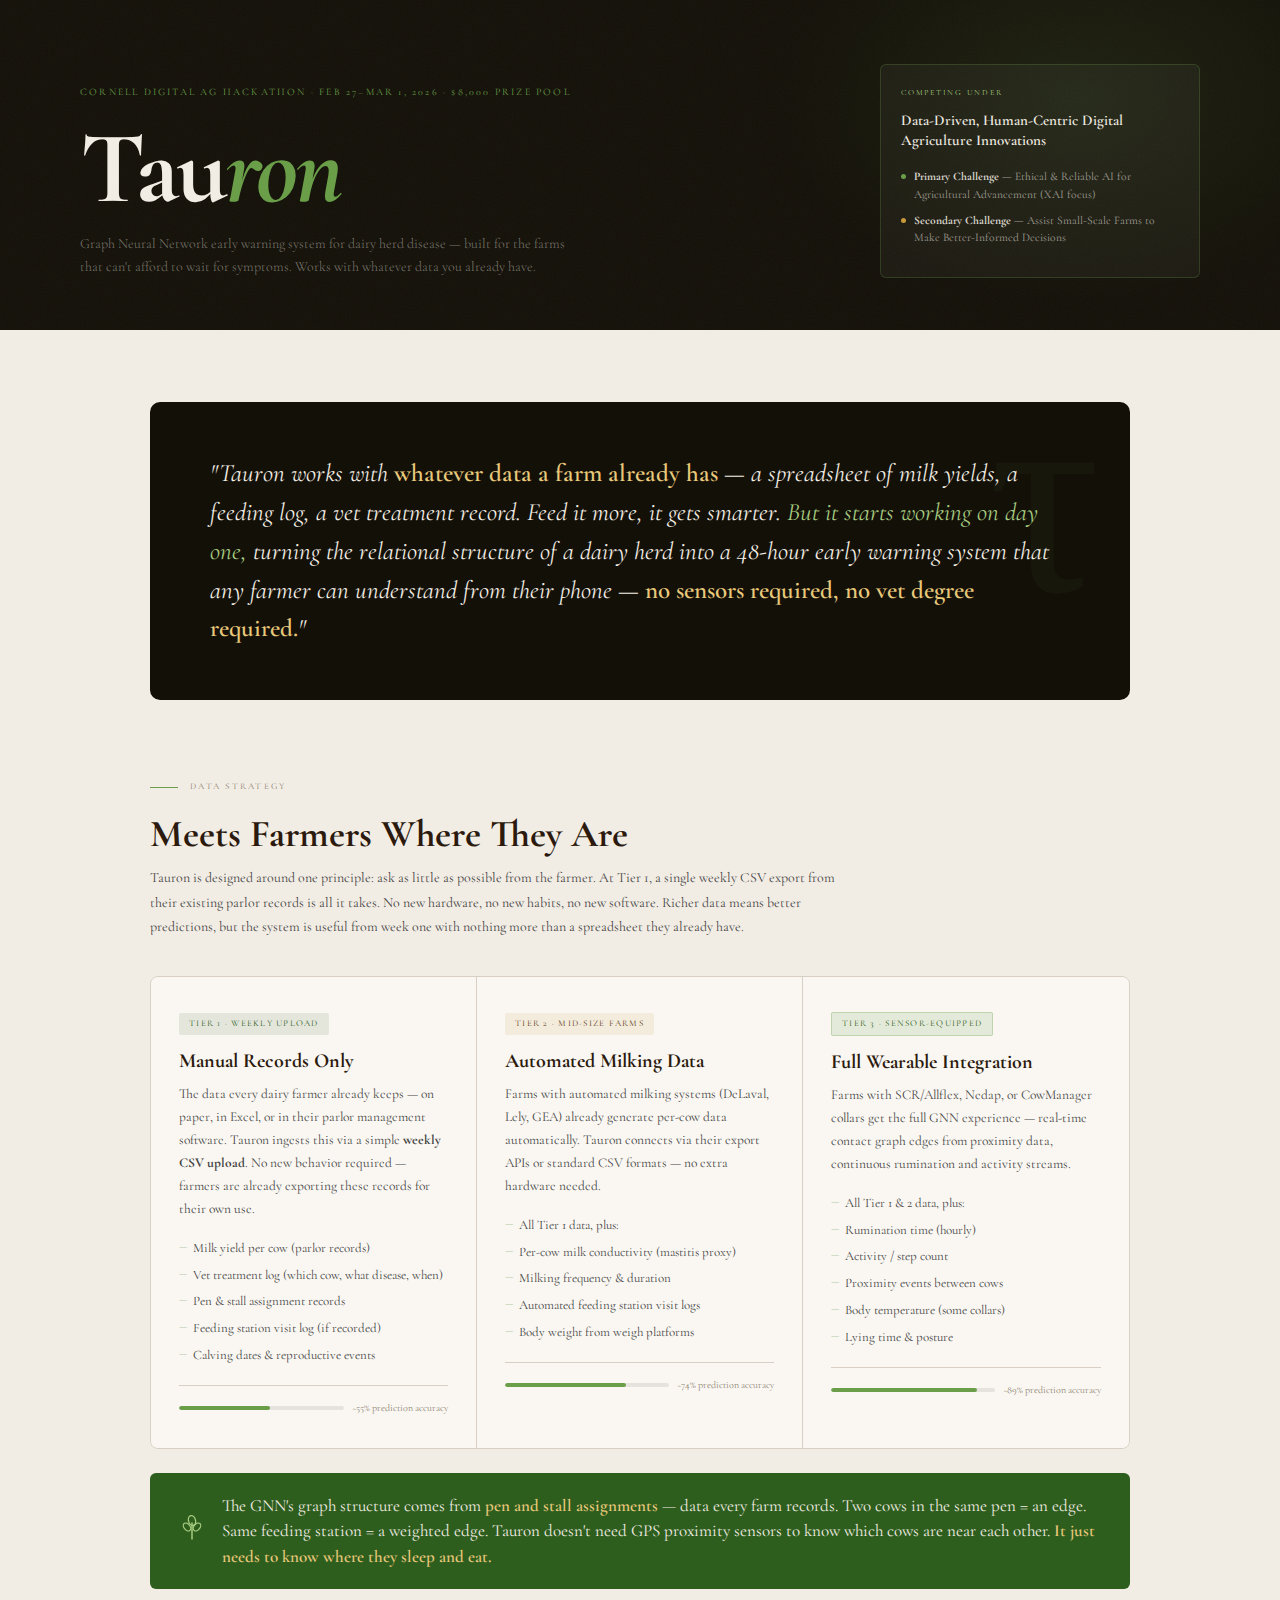
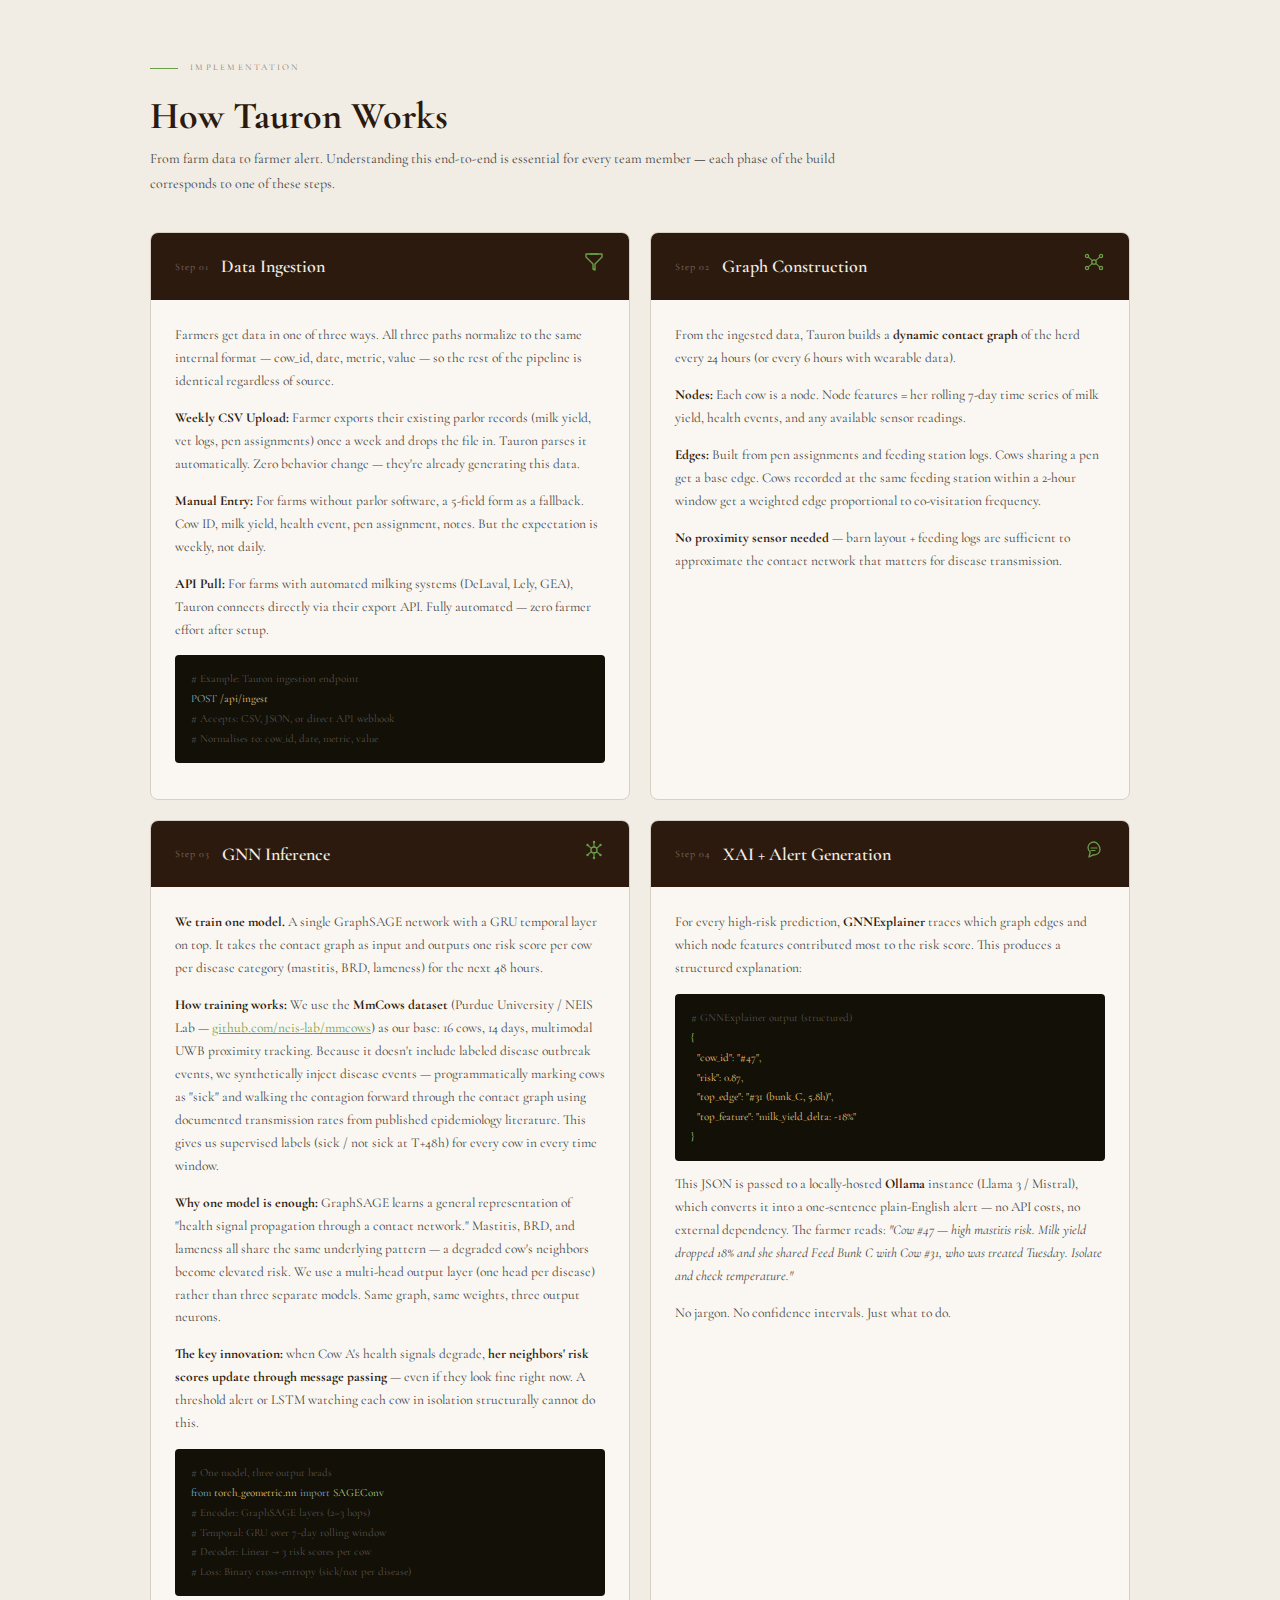
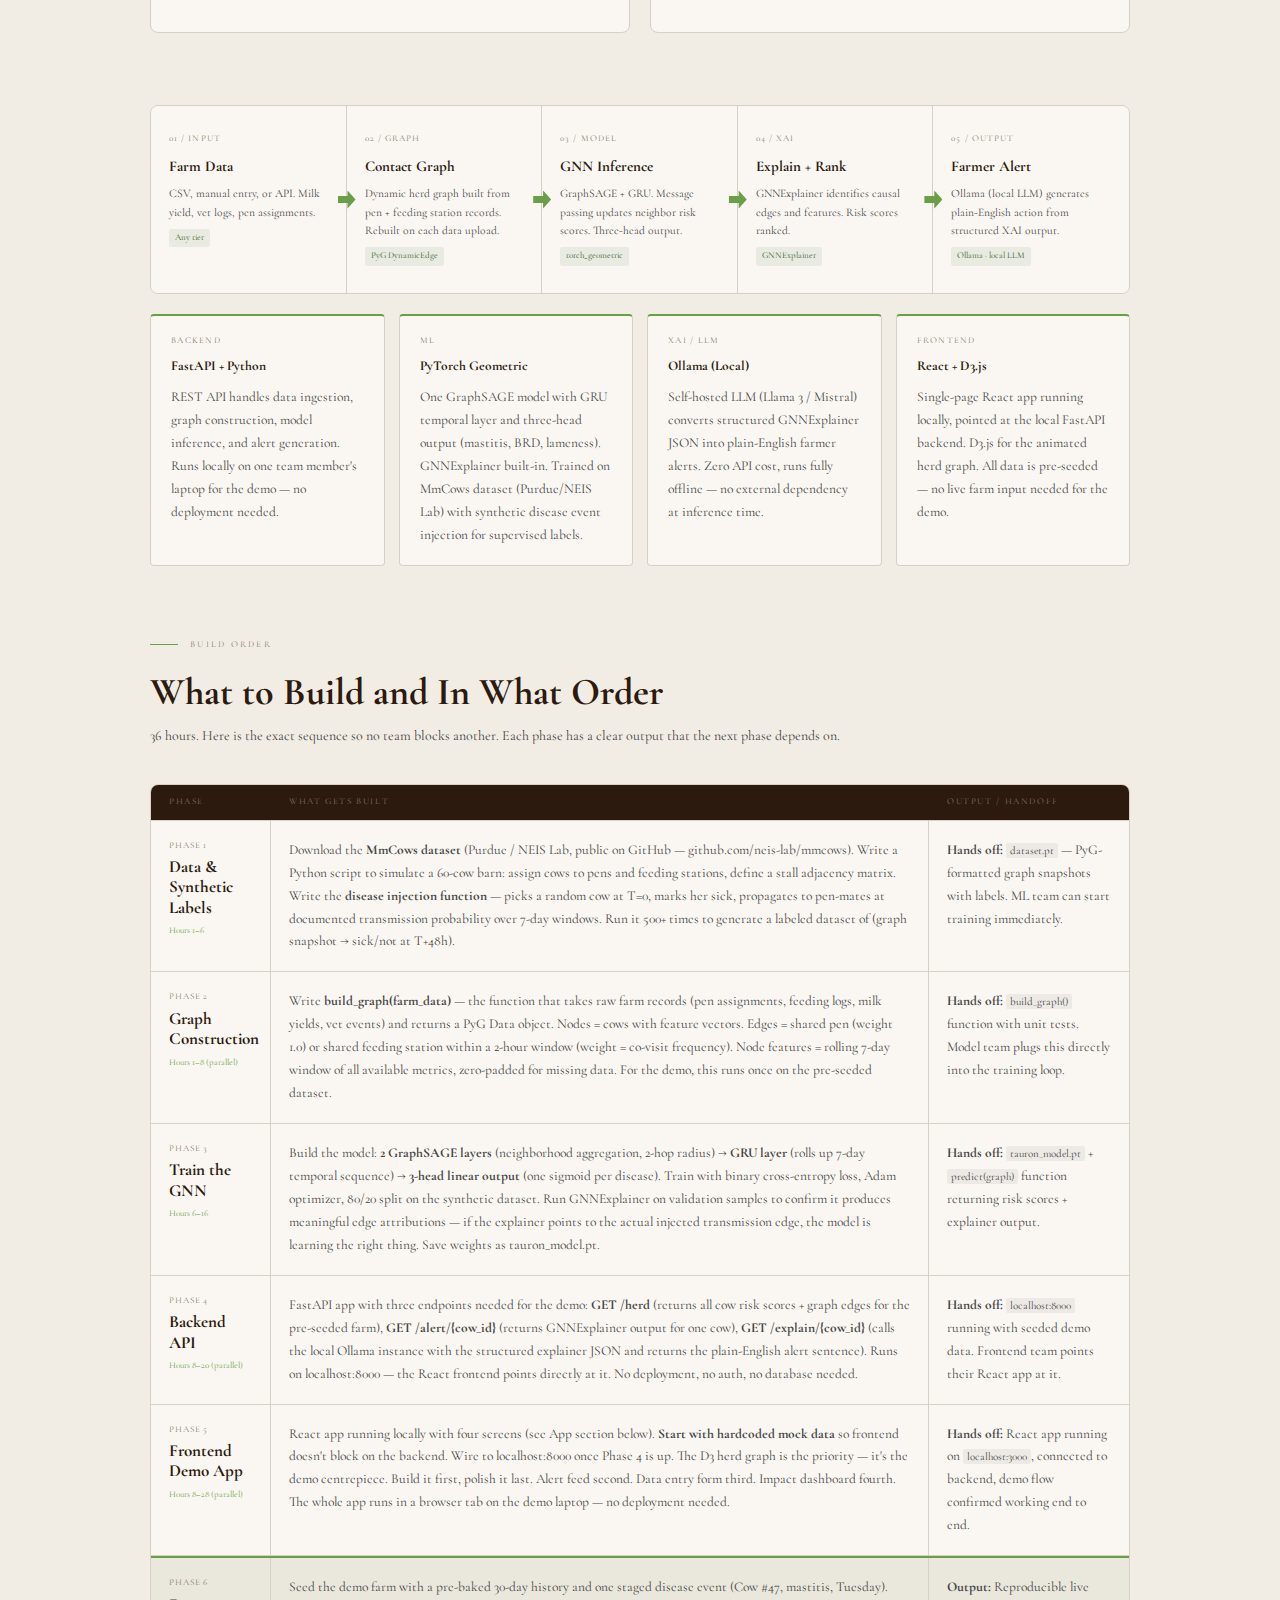
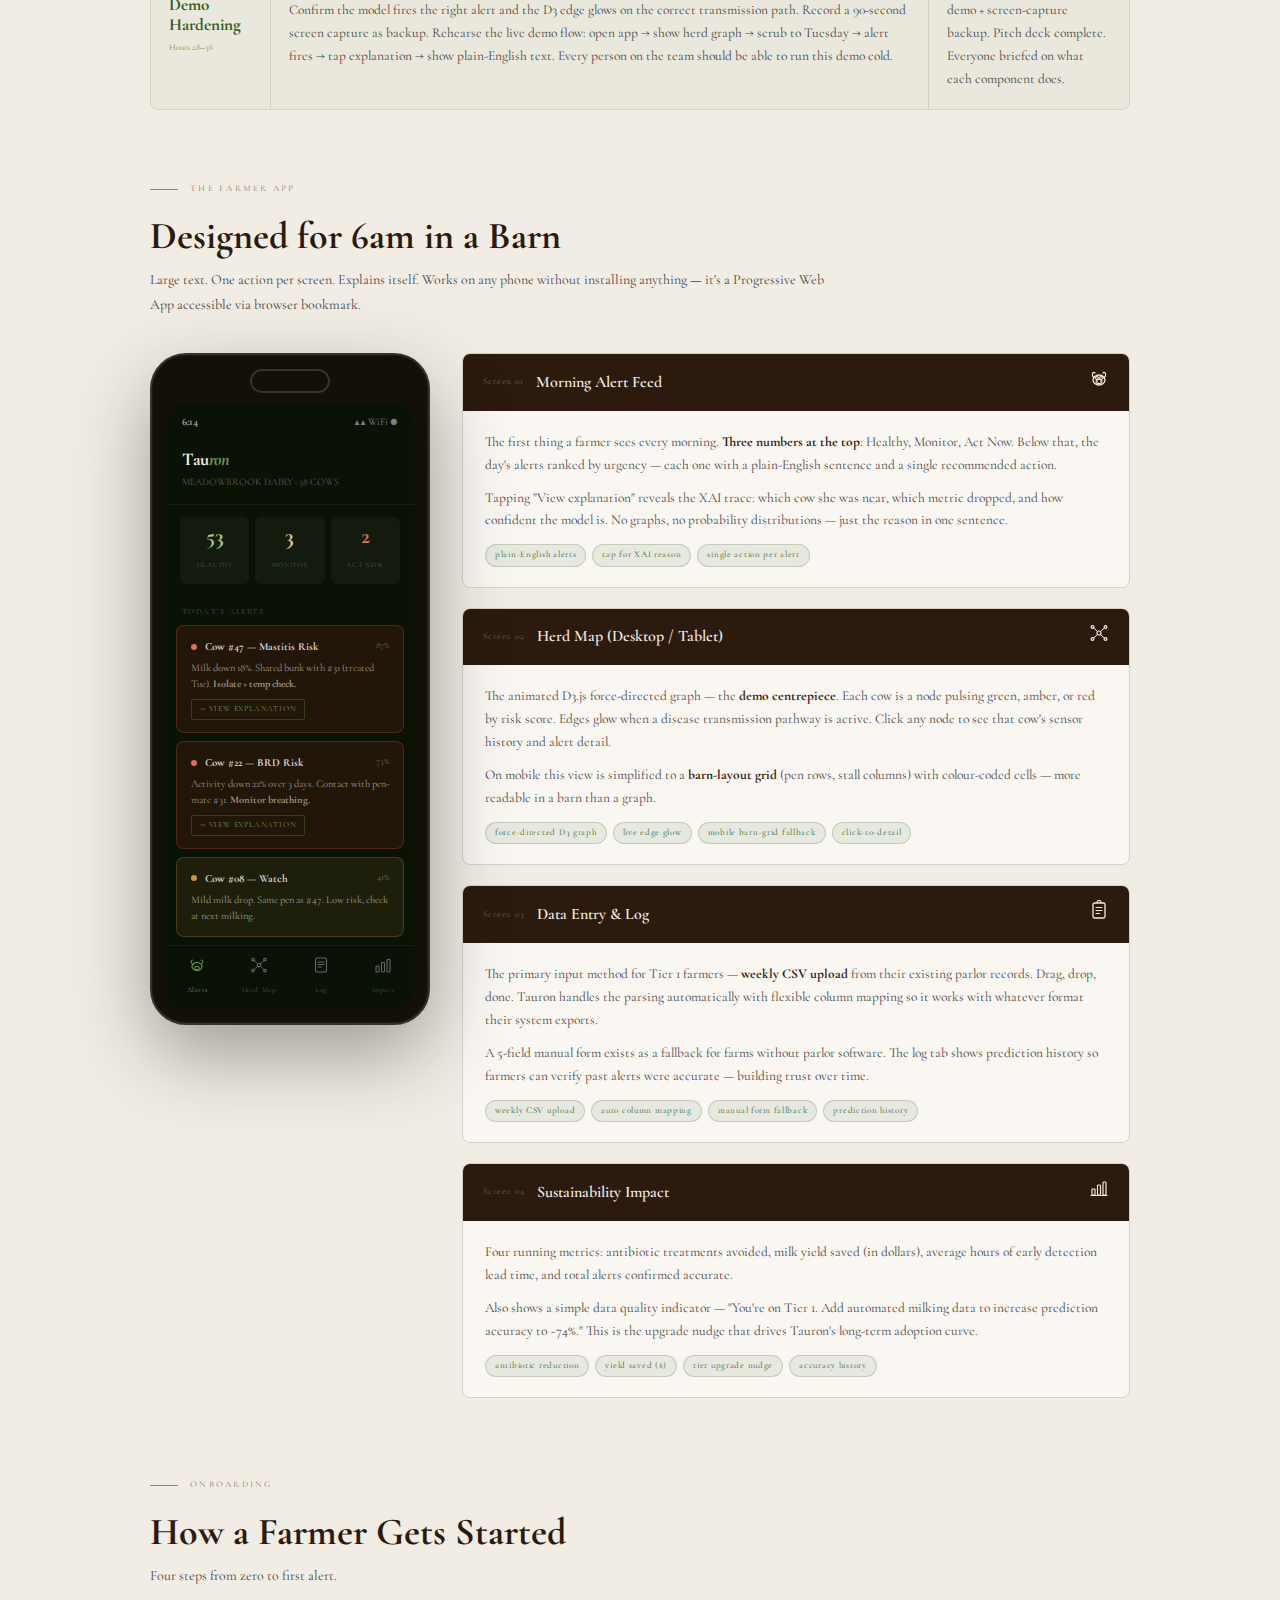
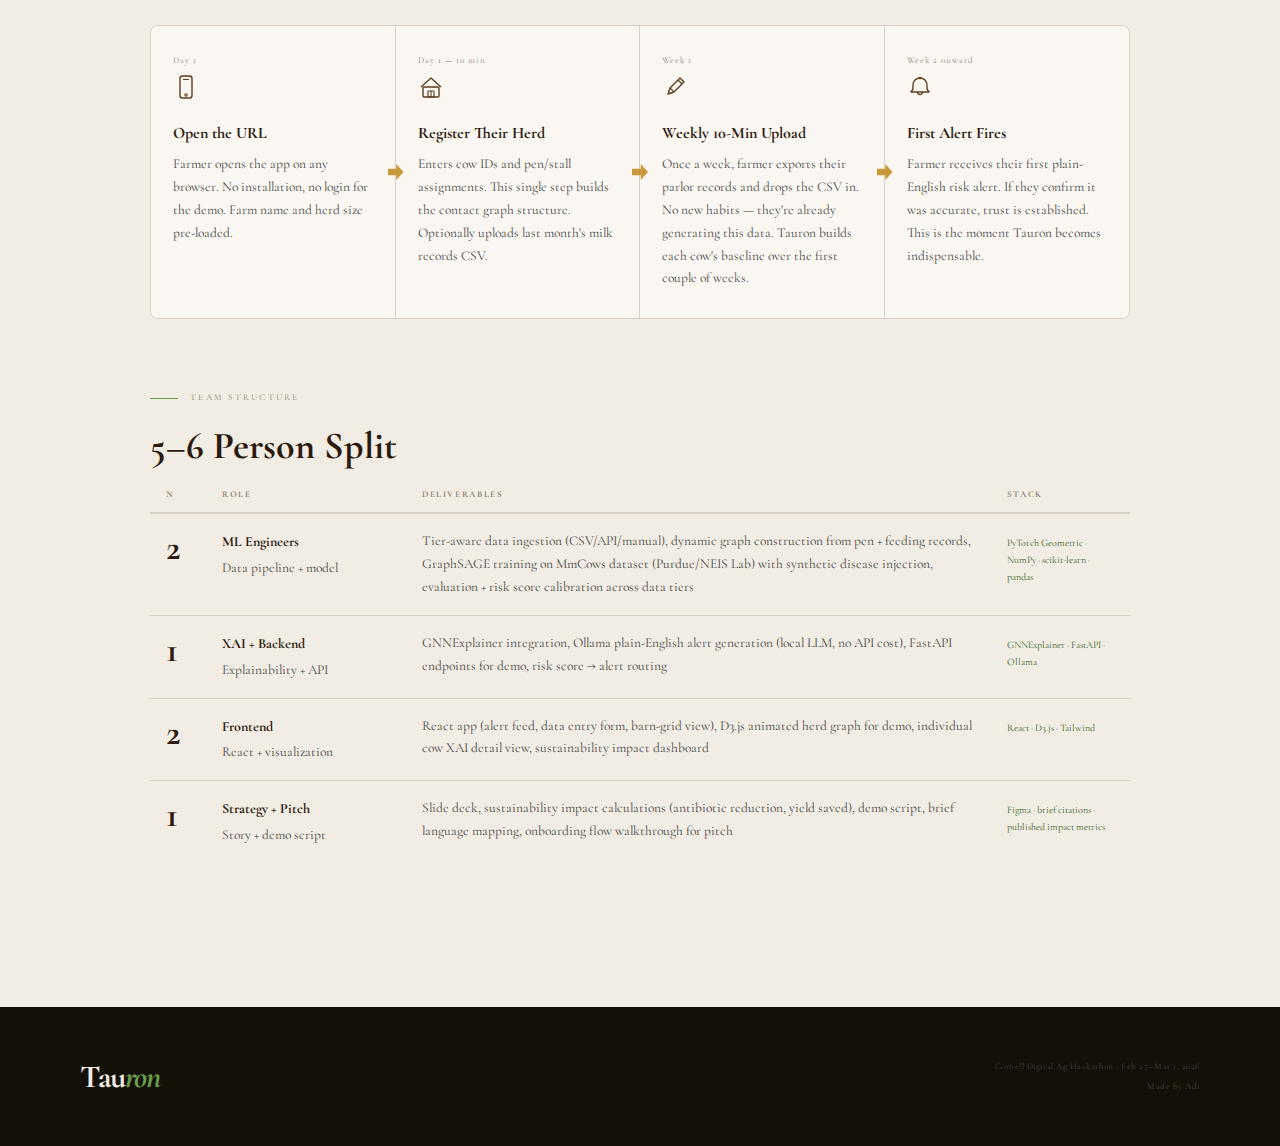
<file: brief.html>
<!DOCTYPE html>
<html lang="en">
<head>
<meta charset="UTF-8">
<meta name="viewport" content="width=device-width, initial-scale=1.0">
<title>Tauron — 2026 Project Brief</title>
<link href="https://fonts.googleapis.com/css2?family=Cormorant+Garamond:ital,wght@0,400;0,600;0,700;1,400;1,600&family=JetBrains+Mono:wght@400;500;700&family=Nunito:wght@300;400;600;700&display=swap" rel="stylesheet">
<style>
:root {
  --bg:       #F2EDE4;
  --ink:      #181410;
  --barn:     #2C1A0E;
  --earth:    #5C3D1E;
  --straw:    #C9983A;
  --straw-lt: #E8C87A;
  --green:    #2E5E1E;
  --sage:     #6A9E48;
  --sage-lt:  #A8CC80;
  --mist:     #8C8070;
  --line:     #D8D0C4;
  --card:     #FAF7F2;
  --dark-bg:  #131008;
  --dark-mid: #1E1A10;
}

* { margin:0; padding:0; box-sizing:border-box; font-family: 'Cormorant Garamond', serif !important; }
html { scroll-behavior: smooth; }

body {
  background: var(--bg);
  color: var(--ink);
  font-family: 'Cormorant Garamond', serif;
  font-weight: 400;
  line-height: 1.6;
}

/* ─── HEADER ─── */
.header {
  background: var(--dark-bg);
  padding: 64px 80px 52px;
  position: relative;
  overflow: hidden;
}

.header-noise {
  position: absolute; inset: 0;
  background-image: url("data:image/svg+xml,%3Csvg viewBox='0 0 256 256' xmlns='http://www.w3.org/2000/svg'%3E%3Cfilter id='n'%3E%3CfeTurbulence type='fractalNoise' baseFrequency='0.9' numOctaves='4' stitchTiles='stitch'/%3E%3C/filter%3E%3Crect width='100%25' height='100%25' filter='url(%23n)' opacity='0.04'/%3E%3C/svg%3E");
  pointer-events: none;
}

.header-glow {
  position: absolute;
  width: 600px; height: 400px;
  background: radial-gradient(ellipse, rgba(106,158,72,0.12) 0%, transparent 70%);
  top: -100px; right: -100px;
  pointer-events: none;
}

.header-inner {
  display: grid;
  grid-template-columns: 1fr 320px;
  gap: 56px;
  align-items: end;
  position: relative;
  z-index: 1;
}

.kicker {
  font-family: 'JetBrains Mono', monospace;
  font-size: 10px;
  letter-spacing: 0.22em;
  text-transform: uppercase;
  color: var(--sage);
  margin-bottom: 22px;
}

.logo {
  font-family: 'Cormorant Garamond', serif;
  font-size: clamp(64px, 8vw, 108px);
  font-weight: 700;
  color: var(--bg);
  line-height: 0.9;
  letter-spacing: -3px;
  margin-bottom: 18px;
}

.logo .accent { color: var(--sage); font-style: italic; }

.header-sub {
  font-size: 14px;
  color: rgba(242,237,228,0.45);
  line-height: 1.65;
  max-width: 500px;
  font-weight: 300;
}

.theme-card {
  background: rgba(255,255,255,0.04);
  border: 1px solid rgba(106,158,72,0.25);
  border-radius: 6px;
  padding: 22px 20px;
  align-self: start;
}

.theme-label {
  font-family: 'JetBrains Mono', monospace;
  font-size: 8px;
  letter-spacing: 0.22em;
  text-transform: uppercase;
  color: var(--sage-lt);
  margin-bottom: 10px;
}

.theme-name {
  font-family: 'Cormorant Garamond', serif;
  font-size: 15px;
  color: var(--bg);
  line-height: 1.35;
  font-weight: 600;
  margin-bottom: 18px;
}

.ch-row {
  display: flex;
  align-items: flex-start;
  gap: 8px;
  margin-bottom: 9px;
}

.ch-pip {
  width: 5px; height: 5px;
  border-radius: 50%;
  flex-shrink: 0;
  margin-top: 6px;
}

.pip-a { background: var(--sage); }
.pip-b { background: var(--straw); }

.ch-text {
  font-size: 11.5px;
  color: rgba(242,237,228,0.6);
  line-height: 1.5;
}

.ch-text strong { color: rgba(242,237,228,0.9); font-weight: 700; }

/* ─── WRAP ─── */
.wrap {
  max-width: 1140px;
  margin: 0 auto;
  padding: 72px 80px;
}

/* ─── EYEBROW ─── */
.eyebrow {
  font-family: 'JetBrains Mono', monospace;
  font-size: 9px;
  letter-spacing: 0.25em;
  text-transform: uppercase;
  color: var(--mist);
  display: flex;
  align-items: center;
  gap: 12px;
  margin-bottom: 20px;
}

.eyebrow::before {
  content: '';
  width: 28px; height: 1px;
  background: var(--sage);
  flex-shrink: 0;
}

h2 {
  font-family: 'Cormorant Garamond', serif;
  font-size: 38px;
  font-weight: 700;
  color: var(--barn);
  line-height: 1.1;
  margin-bottom: 10px;
}

.intro-text {
  font-size: 14px;
  color: #444;
  max-width: 700px;
  line-height: 1.75;
  margin-bottom: 36px;
}

/* ─── PITCH ─── */
.pitch {
  background: var(--dark-bg);
  border-radius: 10px;
  padding: 52px 60px;
  margin-bottom: 80px;
  position: relative;
  overflow: hidden;
}

.pitch::before {
  content: 'τ';
  position: absolute;
  top: -40px; right: 30px;
  font-family: 'Cormorant Garamond', serif;
  font-size: 280px;
  color: rgba(106,158,72,0.06);
  line-height: 1;
  pointer-events: none;
}

.pitch blockquote {
  font-family: 'Cormorant Garamond', serif;
  font-size: clamp(18px, 2.2vw, 25px);
  font-style: italic;
  color: var(--bg);
  line-height: 1.55;
  max-width: 840px;
  position: relative;
  z-index: 1;
  font-weight: 400;
}

.pitch blockquote strong { color: var(--straw-lt); font-style: normal; font-weight: 600; }
.pitch blockquote em.green { color: var(--sage-lt); font-style: italic; }

/* ─── DATA STRATEGY ─── */
.data-tiers {
  display: grid;
  grid-template-columns: repeat(3, 1fr);
  gap: 0;
  border: 1px solid var(--line);
  border-radius: 8px;
  overflow: hidden;
  margin-bottom: 24px;
}

.tier {
  padding: 32px 28px;
  background: var(--card);
  border-right: 1px solid var(--line);
  position: relative;
}

.tier:last-child { border-right: none; }

.tier-badge {
  display: inline-flex;
  align-items: center;
  gap: 6px;
  font-family: 'JetBrains Mono', monospace;
  font-size: 9px;
  letter-spacing: 0.14em;
  text-transform: uppercase;
  padding: 4px 10px;
  border-radius: 2px;
  margin-bottom: 14px;
}

.badge-base { background: rgba(44,90,30,0.1); color: var(--green); }
.badge-mid  { background: rgba(201,152,58,0.12); color: var(--earth); }
.badge-full { background: rgba(106,158,72,0.15); color: var(--green); border: 1px solid rgba(106,158,72,0.3); }

.tier h3 {
  font-family: 'Cormorant Garamond', serif;
  font-size: 20px;
  font-weight: 700;
  color: var(--barn);
  margin-bottom: 10px;
  line-height: 1.2;
}

.tier p {
  font-size: 13.5px;
  color: #444;
  line-height: 1.7;
  margin-bottom: 14px;
}

.tier ul {
  padding-left: 0;
  list-style: none;
}

.tier ul li {
  font-size: 13px;
  color: #444;
  line-height: 1.6;
  padding: 3px 0;
  padding-left: 14px;
  position: relative;
}

.tier ul li::before {
  content: '—';
  position: absolute;
  left: 0;
  color: var(--sage);
  font-size: 10px;
}

.tier-accuracy {
  margin-top: 16px;
  padding-top: 14px;
  border-top: 1px solid var(--line);
  display: flex;
  align-items: center;
  gap: 8px;
}

.accuracy-bar {
  flex: 1;
  height: 4px;
  background: rgba(0,0,0,0.08);
  border-radius: 2px;
  overflow: hidden;
}

.accuracy-fill {
  height: 100%;
  border-radius: 2px;
  background: var(--sage);
}

.accuracy-label {
  font-family: 'JetBrains Mono', monospace;
  font-size: 10px;
  color: var(--mist);
  white-space: nowrap;
}

.data-callout {
  background: var(--green);
  border-radius: 6px;
  padding: 20px 28px;
  margin-bottom: 72px;
  display: flex;
  align-items: center;
  gap: 16px;
}

.data-callout p {
  font-family: 'Cormorant Garamond', serif;
  font-size: 17px;
  color: var(--bg);
  line-height: 1.5;
}

.data-callout p strong { color: var(--straw-lt); font-weight: 600; }

/* ─── HOW IT WORKS ─── */
.impl-grid {
  display: grid;
  grid-template-columns: 1fr 1fr;
  gap: 20px;
  margin-bottom: 72px;
}

.impl-card {
  background: var(--card);
  border: 1px solid var(--line);
  border-radius: 8px;
  overflow: hidden;
}

.impl-head {
  background: var(--barn);
  padding: 18px 24px;
  display: flex;
  align-items: center;
  gap: 12px;
}

.impl-num {
  font-family: 'JetBrains Mono', monospace;
  font-size: 10px;
  color: rgba(242,237,228,0.4);
  letter-spacing: 0.1em;
}

.impl-head h3 {
  font-family: 'Cormorant Garamond', serif;
  font-size: 18px;
  color: var(--bg);
  font-weight: 600;
}

.impl-head .impl-icon { margin-left: auto; font-size: 18px; }

.impl-body {
  padding: 24px;
}

.impl-body p {
  font-size: 13.5px;
  color: #444;
  line-height: 1.7;
  margin-bottom: 14px;
}

.impl-body p:last-child { margin-bottom: 0; }

.impl-body strong { color: var(--barn); font-weight: 700; }

.code-block {
  background: var(--dark-bg);
  border-radius: 4px;
  padding: 14px 16px;
  margin: 12px 0;
}

.code-block code {
  font-family: 'JetBrains Mono', monospace;
  font-size: 11px;
  color: var(--sage-lt);
  line-height: 1.8;
  display: block;
  white-space: pre;
}

.code-block .cm { color: rgba(242,237,228,0.3); }
.code-block .ck { color: #7FB4CA; }
.code-block .cv { color: var(--straw-lt); }

/* ─── PIPELINE ─── */
.pipeline {
  display: grid;
  grid-template-columns: repeat(5, 1fr);
  gap: 0;
  border: 1px solid var(--line);
  border-radius: 8px;
  overflow: hidden;
  margin-bottom: 20px;
}

.pipe-step {
  padding: 26px 18px;
  background: var(--card);
  border-right: 1px solid var(--line);
  position: relative;
}

.pipe-step:last-child { border-right: none; }

.pipe-arrow {
  position: absolute;
  right: -10px; top: 50%;
  transform: translateY(-50%);
  width: 18px; height: 18px;
  background: var(--sage);
  clip-path: polygon(0 30%, 55% 30%, 55% 0, 100% 50%, 55% 100%, 55% 70%, 0 70%);
  z-index: 2;
}

.pipe-step:last-child .pipe-arrow { display: none; }

.pipe-n {
  font-family: 'JetBrains Mono', monospace;
  font-size: 9px;
  color: var(--mist);
  letter-spacing: 0.12em;
  margin-bottom: 8px;
}

.pipe-step h4 {
  font-family: 'Cormorant Garamond', serif;
  font-size: 15px;
  font-weight: 700;
  color: var(--barn);
  margin-bottom: 6px;
}

.pipe-step p {
  font-size: 11.5px;
  color: #444;
  line-height: 1.6;
}

.pipe-tag {
  display: inline-block;
  font-family: 'JetBrains Mono', monospace;
  font-size: 9px;
  background: rgba(44,90,30,0.08);
  color: var(--green);
  padding: 2px 6px;
  border-radius: 2px;
  margin-top: 8px;
}

/* ─── TECH CARDS ─── */
.tech-row {
  display: grid;
  grid-template-columns: repeat(4, 1fr);
  gap: 14px;
  margin-bottom: 72px;
}

.tech-card {
  background: var(--card);
  border: 1px solid var(--line);
  border-top: 2px solid var(--sage);
  border-radius: 4px;
  padding: 18px 20px;
}

.tech-card .tl {
  font-family: 'JetBrains Mono', monospace;
  font-size: 9px;
  letter-spacing: 0.14em;
  text-transform: uppercase;
  color: var(--mist);
  margin-bottom: 8px;
}

.tech-card h4 {
  font-size: 13.5px;
  font-weight: 700;
  color: var(--barn);
  margin-bottom: 8px;
}

.tech-card p {
  font-size: 13.5px;
  color: #444;
  line-height: 1.7;
}

/* ─── APP SECTION ─── */
.app-section { margin-bottom: 80px; }

.app-frame {
  display: grid;
  grid-template-columns: 280px 1fr;
  gap: 32px;
  align-items: start;
}

/* Phone mockup */
.phone-wrap {
  position: relative;
}

.phone {
  background: var(--dark-bg);
  border-radius: 36px;
  border: 2px solid #333;
  padding: 14px;
  box-shadow: 0 30px 80px rgba(0,0,0,0.35), inset 0 0 0 1px rgba(255,255,255,0.04);
  position: relative;
}

.phone-notch {
  width: 80px; height: 24px;
  background: var(--dark-bg);
  border: 2px solid #333;
  border-radius: 12px;
  margin: 0 auto 10px;
  position: relative;
  z-index: 1;
}

.phone-screen {
  background: #0A1206;
  border-radius: 24px;
  overflow: hidden;
  min-height: 520px;
}

.phone-statusbar {
  padding: 10px 16px 6px;
  display: flex;
  justify-content: space-between;
  align-items: center;
}

.phone-time {
  font-family: 'JetBrains Mono', monospace;
  font-size: 11px;
  color: rgba(242,237,228,0.7);
  font-weight: 700;
}

.phone-icons {
  font-size: 10px;
  color: rgba(242,237,228,0.5);
  font-family: 'JetBrains Mono', monospace;
}

/* App header */
.app-topbar {
  padding: 8px 16px 14px;
  border-bottom: 1px solid rgba(255,255,255,0.06);
}

.app-logo-sm {
  font-family: 'Cormorant Garamond', serif;
  font-size: 18px;
  color: var(--bg);
  font-weight: 700;
  letter-spacing: -0.5px;
}

.app-logo-sm em { color: var(--sage); font-style: italic; }

.app-farm-name {
  font-size: 10px;
  color: rgba(242,237,228,0.35);
  font-family: 'JetBrains Mono', monospace;
  margin-top: 1px;
}

/* Summary row */
.app-summary {
  display: grid;
  grid-template-columns: repeat(3, 1fr);
  gap: 6px;
  padding: 12px 14px;
}

.sum-cell {
  background: rgba(255,255,255,0.04);
  border-radius: 6px;
  padding: 8px 10px;
  text-align: center;
}

.sum-val {
  font-family: 'Cormorant Garamond', serif;
  font-size: 22px;
  font-weight: 700;
  display: block;
  line-height: 1;
  margin-bottom: 3px;
}

.val-ok   { color: var(--sage-lt); }
.val-warn { color: var(--straw-lt); }
.val-risk { color: #E07050; }

.sum-lbl {
  font-family: 'JetBrains Mono', monospace;
  font-size: 7px;
  letter-spacing: 0.1em;
  text-transform: uppercase;
  color: rgba(242,237,228,0.3);
}

/* Alert list */
.app-section-label {
  padding: 10px 16px 6px;
  font-family: 'JetBrains Mono', monospace;
  font-size: 8px;
  letter-spacing: 0.18em;
  text-transform: uppercase;
  color: rgba(242,237,228,0.3);
}

.app-alert {
  margin: 0 10px 8px;
  border-radius: 8px;
  padding: 12px 14px;
  border: 1px solid transparent;
}

.al-high {
  background: rgba(139,46,15,0.18);
  border-color: rgba(200,80,50,0.3);
}

.al-warn {
  background: rgba(180,130,40,0.12);
  border-color: rgba(200,160,60,0.25);
}

.al-ok {
  background: rgba(44,94,30,0.12);
  border-color: rgba(106,158,72,0.2);
}

.al-row1 {
  display: flex;
  align-items: center;
  gap: 8px;
  margin-bottom: 5px;
}

.al-dot {
  width: 6px; height: 6px;
  border-radius: 50%;
  flex-shrink: 0;
}

.dot-high { background: #E07050; animation: blink 2s ease-in-out infinite; }
.dot-warn { background: var(--straw); }
.dot-ok   { background: var(--sage); }

@keyframes blink {
  0%,100% { opacity: 1; }
  50%      { opacity: 0.3; }
}

.al-title {
  font-size: 11px;
  font-weight: 700;
  color: rgba(242,237,228,0.9);
  flex: 1;
}

.al-conf {
  font-family: 'JetBrains Mono', monospace;
  font-size: 9px;
  color: rgba(242,237,228,0.4);
}

.al-body {
  font-size: 10.5px;
  color: rgba(242,237,228,0.6);
  line-height: 1.5;
}

.al-action {
  display: inline-block;
  margin-top: 7px;
  font-family: 'JetBrains Mono', monospace;
  font-size: 8px;
  letter-spacing: 0.1em;
  text-transform: uppercase;
  color: var(--sage);
  border: 1px solid rgba(106,158,72,0.3);
  padding: 3px 8px;
  border-radius: 2px;
}

/* Bottom nav */
.app-nav {
  display: flex;
  border-top: 1px solid rgba(255,255,255,0.06);
  margin-top: 8px;
}

.nav-item {
  flex: 1;
  padding: 10px 6px 12px;
  text-align: center;
  font-size: 16px;
}

.nav-item .nav-lbl {
  display: block;
  font-family: 'JetBrains Mono', monospace;
  font-size: 7px;
  color: rgba(242,237,228,0.3);
  margin-top: 3px;
  letter-spacing: 0.08em;
}

.nav-item.active .nav-lbl { color: var(--sage); }

/* Right side — screens description */
.app-screens {
  display: flex;
  flex-direction: column;
  gap: 20px;
}

.screen-desc {
  background: var(--card);
  border: 1px solid var(--line);
  border-radius: 8px;
  overflow: hidden;
}

.screen-head {
  background: var(--barn);
  padding: 14px 20px;
  display: flex;
  align-items: center;
  gap: 12px;
}

.screen-head .sn {
  font-family: 'JetBrains Mono', monospace;
  font-size: 9px;
  color: rgba(242,237,228,0.35);
  letter-spacing: 0.1em;
}

.screen-head h4 {
  font-family: 'Cormorant Garamond', serif;
  font-size: 16px;
  color: var(--bg);
  font-weight: 600;
}

.screen-head .sicon { margin-left: auto; font-size: 16px; }

.screen-body {
  padding: 20px 22px;
}

.screen-body p {
  font-size: 13.5px;
  color: #444;
  line-height: 1.7;
  margin-bottom: 10px;
}

.screen-body p:last-child { margin-bottom: 0; }
.screen-body strong { color: var(--barn); font-weight: 700; }

.feature-chips {
  display: flex;
  flex-wrap: wrap;
  gap: 6px;
  margin-top: 12px;
}

.chip {
  font-family: 'JetBrains Mono', monospace;
  font-size: 9px;
  letter-spacing: 0.08em;
  background: rgba(44,90,30,0.09);
  color: var(--green);
  border: 1px solid rgba(44,90,30,0.2);
  padding: 3px 9px;
  border-radius: 20px;
}

/* ─── ENTRY FLOW ─── */
.entry-flow {
  display: grid;
  grid-template-columns: repeat(4, 1fr);
  gap: 0;
  border: 1px solid var(--line);
  border-radius: 8px;
  overflow: hidden;
  margin-bottom: 72px;
}

.ef-step {
  padding: 28px 22px;
  background: var(--card);
  border-right: 1px solid var(--line);
  position: relative;
}

.ef-step:last-child { border-right: none; }

.ef-arrow {
  position: absolute;
  right: -9px; top: 50%;
  transform: translateY(-50%);
  width: 16px; height: 16px;
  background: var(--straw);
  clip-path: polygon(0 30%, 55% 30%, 55% 0, 100% 50%, 55% 100%, 55% 70%, 0 70%);
  z-index: 2;
}

.ef-step:last-child .ef-arrow { display: none; }

.ef-num {
  font-family: 'JetBrains Mono', monospace;
  font-size: 9px;
  color: var(--mist);
  letter-spacing: 0.12em;
  margin-bottom: 6px;
}

.ef-icon { font-size: 22px; margin-bottom: 10px; display: block; }

.ef-step h4 {
  font-family: 'Cormorant Garamond', serif;
  font-size: 16px;
  font-weight: 700;
  color: var(--barn);
  margin-bottom: 6px;
}

.ef-step p {
  font-size: 13.5px;
  color: #444;
  line-height: 1.7;
}

/* ─── TEAM ─── */
.team-tbl {
  width: 100%;
  border-collapse: collapse;
  margin-bottom: 72px;
}

.team-tbl th {
  font-family: 'JetBrains Mono', monospace;
  font-size: 9px;
  letter-spacing: 0.18em;
  text-transform: uppercase;
  color: var(--mist);
  text-align: left;
  padding: 10px 16px;
  border-bottom: 2px solid var(--line);
}

.team-tbl td {
  padding: 16px;
  font-size: 13.5px;
  border-bottom: 1px solid var(--line);
  vertical-align: top;
  color: #444;
  line-height: 1.7;
}

.team-tbl tr:last-child td { border-bottom: none; }

.tn {
  font-family: 'Cormorant Garamond', serif;
  font-size: 36px;
  font-weight: 700;
  color: var(--barn);
  line-height: 1;
}

.trole {
  font-weight: 700;
  color: var(--barn);
  font-size: 14px;
  display: block;
  margin-bottom: 3px;
}

.tstack {
  font-family: 'JetBrains Mono', monospace;
  font-size: 10px;
  color: var(--green);
  margin-top: 5px;
}

/* ─── FOOTER ─── */
footer {
  background: var(--dark-bg);
  padding: 44px 80px;
  display: flex;
  justify-content: space-between;
  align-items: center;
}

.f-brand {
  font-family: 'Cormorant Garamond', serif;
  font-size: 32px;
  font-weight: 700;
  color: var(--bg);
  letter-spacing: -1px;
}

.f-brand em { color: var(--sage); font-style: italic; }

.f-meta {
  text-align: right;
  font-family: 'JetBrains Mono', monospace;
  font-size: 9px;
  color: rgba(242,237,228,0.25);
  line-height: 2.2;
  letter-spacing: 0.06em;
}

.divider {
  height: 1px;
  background: var(--line);
  margin: 72px 0;
}

@media (max-width: 900px) {
  .header, .wrap, footer { padding-left: 24px; padding-right: 24px; }
  .header-inner, .data-tiers, .impl-grid, .pipeline,
  .app-frame, .entry-flow { grid-template-columns: 1fr; }
  .tech-row { grid-template-columns: repeat(2, 1fr); }
  .tier { border-right: none; border-bottom: 1px solid var(--line); }
  .pipe-step { border-right: none; border-bottom: 1px solid var(--line); }
  .pipe-arrow, .ef-arrow { display: none; }
}
</style>
</head>
<body>

<!-- HEADER -->
<header class="header">
  <div class="header-noise"></div>
  <div class="header-glow"></div>
  <div class="header-inner">
    <div>
      <div class="kicker">Cornell Digital Ag Hackathon · Feb 27–Mar 1, 2026 · $8,000 Prize Pool</div>
      <div class="logo">Tau<span class="accent">ron</span></div>
      <p class="header-sub">Graph Neural Network early warning system for dairy herd disease — built for the farms that can't afford to wait for symptoms. Works with whatever data you already have.</p>
    </div>
    <div class="theme-card">
      <div class="theme-label">Competing Under</div>
      <div class="theme-name">Data-Driven, Human-Centric Digital Agriculture Innovations</div>
      <div class="ch-row">
        <div class="ch-pip pip-a"></div>
        <div class="ch-text"><strong>Primary Challenge</strong> — Ethical &amp; Reliable AI for Agricultural Advancement (XAI focus)</div>
      </div>
      <div class="ch-row">
        <div class="ch-pip pip-b"></div>
        <div class="ch-text"><strong>Secondary Challenge</strong> — Assist Small-Scale Farms to Make Better-Informed Decisions</div>
      </div>
    </div>
  </div>
</header>

<div class="wrap">

  <!-- PITCH -->
  <div class="pitch" style="margin-top:0;">
    <blockquote>
      "Tauron works with <strong>whatever data a farm already has</strong> — a spreadsheet of milk yields, a feeding log, a vet treatment record. Feed it more, it gets smarter. <em class="green">But it starts working on day one,</em> turning the relational structure of a dairy herd into a 48-hour early warning system that any farmer can understand from their phone — <strong>no sensors required, no vet degree required.</strong>"
    </blockquote>
  </div>

  <!-- DATA STRATEGY -->
  <div class="eyebrow">Data Strategy</div>
  <h2>Meets Farmers Where They Are</h2>
  <p class="intro-text">Tauron is designed around one principle: ask as little as possible from the farmer. At Tier 1, a single weekly CSV export from their existing parlor records is all it takes. No new hardware, no new habits, no new software. Richer data means better predictions, but the system is useful from week one with nothing more than a spreadsheet they already have.</p>

  <div class="data-tiers">
    <div class="tier">
      <div class="tier-badge badge-base">Tier 1 · Weekly upload</div>
      <h3>Manual Records Only</h3>
      <p>The data every dairy farmer already keeps — on paper, in Excel, or in their parlor management software. Tauron ingests this via a simple <strong>weekly CSV upload</strong>. No new behavior required — farmers are already exporting these records for their own use.</p>
      <ul>
        <li>Milk yield per cow (parlor records)</li>
        <li>Vet treatment log (which cow, what disease, when)</li>
        <li>Pen &amp; stall assignment records</li>
        <li>Feeding station visit log (if recorded)</li>
        <li>Calving dates &amp; reproductive events</li>
      </ul>
      <div class="tier-accuracy">
        <div class="accuracy-bar"><div class="accuracy-fill" style="width:55%"></div></div>
        <div class="accuracy-label">~55% prediction accuracy</div>
      </div>
    </div>
    <div class="tier">
      <div class="tier-badge badge-mid">Tier 2 · Mid-size farms</div>
      <h3>Automated Milking Data</h3>
      <p>Farms with automated milking systems (DeLaval, Lely, GEA) already generate per-cow data automatically. Tauron connects via their export APIs or standard CSV formats — no extra hardware needed.</p>
      <ul>
        <li>All Tier 1 data, plus:</li>
        <li>Per-cow milk conductivity (mastitis proxy)</li>
        <li>Milking frequency &amp; duration</li>
        <li>Automated feeding station visit logs</li>
        <li>Body weight from weigh platforms</li>
      </ul>
      <div class="tier-accuracy">
        <div class="accuracy-bar"><div class="accuracy-fill" style="width:74%"></div></div>
        <div class="accuracy-label">~74% prediction accuracy</div>
      </div>
    </div>
    <div class="tier">
      <div class="tier-badge badge-full">Tier 3 · Sensor-equipped</div>
      <h3>Full Wearable Integration</h3>
      <p>Farms with SCR/Allflex, Nedap, or CowManager collars get the full GNN experience — real-time contact graph edges from proximity data, continuous rumination and activity streams.</p>
      <ul>
        <li>All Tier 1 &amp; 2 data, plus:</li>
        <li>Rumination time (hourly)</li>
        <li>Activity / step count</li>
        <li>Proximity events between cows</li>
        <li>Body temperature (some collars)</li>
        <li>Lying time &amp; posture</li>
      </ul>
      <div class="tier-accuracy">
        <div class="accuracy-bar"><div class="accuracy-fill" style="width:89%"></div></div>
        <div class="accuracy-label">~89% prediction accuracy</div>
      </div>
    </div>
  </div>

  <div class="data-callout">
    <span style="flex-shrink:0"><svg width="28" height="28" viewBox="0 0 28 28" fill="none" xmlns="http://www.w3.org/2000/svg"><line x1="14" y1="26" x2="14" y2="10" stroke="#A8CC80" stroke-width="1.5" stroke-linecap="round"/><ellipse cx="14" cy="7.5" rx="3.5" ry="5" stroke="#A8CC80" stroke-width="1.3" transform="rotate(-15 14 7.5)"/><ellipse cx="9" cy="14" rx="3" ry="4.5" stroke="#A8CC80" stroke-width="1.2" transform="rotate(-40 9 14)"/><ellipse cx="19" cy="14" rx="3" ry="4.5" stroke="#A8CC80" stroke-width="1.2" transform="rotate(40 19 14)"/></svg></span>
    <p>The GNN's graph structure comes from <strong>pen and stall assignments</strong> — data every farm records. Two cows in the same pen = an edge. Same feeding station = a weighted edge. Tauron doesn't need GPS proximity sensors to know which cows are near each other. <strong>It just needs to know where they sleep and eat.</strong></p>
  </div>

  <div class="eyebrow">Implementation</div>
  <h2>How Tauron Works</h2>
  <p class="intro-text">From farm data to farmer alert. Understanding this end-to-end is essential for every team member — each phase of the build corresponds to one of these steps.</p>

  <div class="impl-grid">
    <div class="impl-card">
      <div class="impl-head">
        <div class="impl-num">Step 01</div>
        <h3>Data Ingestion</h3>
        <div class="impl-icon"><svg width="22" height="22" viewBox="0 0 22 22" fill="none" xmlns="http://www.w3.org/2000/svg"><path d="M3 3h16v3L12 13v6l-2-1v-5L3 6V3z" stroke="#6A9E48" stroke-width="1.4" stroke-linejoin="round" fill="none"/><path d="M7 3h8" stroke="#6A9E48" stroke-width="1.4" stroke-linecap="round"/></svg></div>
      </div>
      <div class="impl-body">
        <p>Farmers get data in one of three ways. All three paths normalize to the same internal format — <code>cow_id, date, metric, value</code> — so the rest of the pipeline is identical regardless of source.</p>
        <p><strong>Weekly CSV Upload:</strong> Farmer exports their existing parlor records (milk yield, vet logs, pen assignments) once a week and drops the file in. Tauron parses it automatically. Zero behavior change — they're already generating this data.</p>
        <p><strong>Manual Entry:</strong> For farms without parlor software, a 5-field form as a fallback. Cow ID, milk yield, health event, pen assignment, notes. But the expectation is weekly, not daily.</p>
        <p><strong>API Pull:</strong> For farms with automated milking systems (DeLaval, Lely, GEA), Tauron connects directly via their export API. Fully automated — zero farmer effort after setup.</p>
        <div class="code-block">
          <code><span class="cm"># Example: Tauron ingestion endpoint</span>
<span class="ck">POST</span> <span class="cv">/api/ingest</span>
<span class="cm"># Accepts: CSV, JSON, or direct API webhook</span>
<span class="cm"># Normalises to: cow_id, date, metric, value</span></code>
        </div>
      </div>
    </div>

    <div class="impl-card">
      <div class="impl-head">
        <div class="impl-num">Step 02</div>
        <h3>Graph Construction</h3>
        <div class="impl-icon"><svg width="22" height="22" viewBox="0 0 22 22" fill="none" xmlns="http://www.w3.org/2000/svg"><circle cx="11" cy="11" r="2.2" stroke="#6A9E48" stroke-width="1.3"/><circle cx="4" cy="5" r="1.6" stroke="#6A9E48" stroke-width="1.3"/><circle cx="18" cy="5" r="1.6" stroke="#6A9E48" stroke-width="1.3"/><circle cx="4" cy="17" r="1.6" stroke="#6A9E48" stroke-width="1.3"/><circle cx="18" cy="17" r="1.6" stroke="#6A9E48" stroke-width="1.3"/><line x1="5.4" y1="6.1" x2="9.1" y2="9.4" stroke="#6A9E48" stroke-width="1.1"/><line x1="16.6" y1="6.1" x2="12.9" y2="9.4" stroke="#6A9E48" stroke-width="1.1"/><line x1="5.4" y1="15.9" x2="9.1" y2="12.6" stroke="#6A9E48" stroke-width="1.1"/><line x1="16.6" y1="15.9" x2="12.9" y2="12.6" stroke="#6A9E48" stroke-width="1.1"/></svg></div>
      </div>
      <div class="impl-body">
        <p>From the ingested data, Tauron builds a <strong>dynamic contact graph</strong> of the herd every 24 hours (or every 6 hours with wearable data).</p>
        <p><strong>Nodes:</strong> Each cow is a node. Node features = her rolling 7-day time series of milk yield, health events, and any available sensor readings.</p>
        <p><strong>Edges:</strong> Built from pen assignments and feeding station logs. Cows sharing a pen get a base edge. Cows recorded at the same feeding station within a 2-hour window get a weighted edge proportional to co-visitation frequency.</p>
        <p><strong>No proximity sensor needed</strong> — barn layout + feeding logs are sufficient to approximate the contact network that matters for disease transmission.</p>
      </div>
    </div>

    <div class="impl-card">
      <div class="impl-head">
        <div class="impl-num">Step 03</div>
        <h3>GNN Inference</h3>
        <div class="impl-icon"><svg width="22" height="22" viewBox="0 0 22 22" fill="none" xmlns="http://www.w3.org/2000/svg"><circle cx="11" cy="11" r="3" stroke="#6A9E48" stroke-width="1.3"/><line x1="11" y1="8" x2="11" y2="3" stroke="#6A9E48" stroke-width="1.2" stroke-linecap="round"/><line x1="13.6" y1="9.4" x2="17.5" y2="6" stroke="#6A9E48" stroke-width="1.2" stroke-linecap="round"/><line x1="13.6" y1="12.6" x2="17.5" y2="16" stroke="#6A9E48" stroke-width="1.2" stroke-linecap="round"/><line x1="11" y1="14" x2="11" y2="19" stroke="#6A9E48" stroke-width="1.2" stroke-linecap="round"/><line x1="8.4" y1="12.6" x2="4.5" y2="16" stroke="#6A9E48" stroke-width="1.2" stroke-linecap="round"/><line x1="8.4" y1="9.4" x2="4.5" y2="6" stroke="#6A9E48" stroke-width="1.2" stroke-linecap="round"/><circle cx="11" cy="3" r="1.2" fill="#6A9E48"/><circle cx="17.5" cy="6" r="1.2" fill="#6A9E48"/><circle cx="17.5" cy="16" r="1.2" fill="#6A9E48"/><circle cx="11" cy="19" r="1.2" fill="#6A9E48"/><circle cx="4.5" cy="16" r="1.2" fill="#6A9E48"/><circle cx="4.5" cy="6" r="1.2" fill="#6A9E48"/></svg></div>
      </div>
      <div class="impl-body">
        <p><strong>We train one model.</strong> A single GraphSAGE network with a GRU temporal layer on top. It takes the contact graph as input and outputs one risk score per cow per disease category (mastitis, BRD, lameness) for the next 48 hours.</p>
        <p><strong>How training works:</strong> We use the <strong>MmCows dataset</strong> (Purdue University / NEIS Lab — <a href="https://github.com/neis-lab/mmcows" target="_blank" style="color:var(--sage)">github.com/neis-lab/mmcows</a>) as our base: 16 cows, 14 days, multimodal UWB proximity tracking. Because it doesn't include labeled disease outbreak events, we synthetically inject disease events — programmatically marking cows as "sick" and walking the contagion forward through the contact graph using documented transmission rates from published epidemiology literature. This gives us supervised labels (sick / not sick at T+48h) for every cow in every time window.</p>
        <p><strong>Why one model is enough:</strong> GraphSAGE learns a general representation of "health signal propagation through a contact network." Mastitis, BRD, and lameness all share the same underlying pattern — a degraded cow's neighbors become elevated risk. We use a multi-head output layer (one head per disease) rather than three separate models. Same graph, same weights, three output neurons.</p>
        <p><strong>The key innovation:</strong> when Cow A's health signals degrade, <strong>her neighbors' risk scores update through message passing</strong> — even if they look fine right now. A threshold alert or LSTM watching each cow in isolation structurally cannot do this.</p>
        <div class="code-block">
          <code><span class="cm"># One model, three output heads</span>
<span class="ck">from</span> <span class="cv">torch_geometric.nn</span> <span class="ck">import</span> SAGEConv
<span class="cm"># Encoder: GraphSAGE layers (2–3 hops)</span>
<span class="cm"># Temporal: GRU over 7-day rolling window</span>
<span class="cm"># Decoder: Linear → 3 risk scores per cow</span>
<span class="cm"># Loss: Binary cross-entropy (sick/not per disease)</span></code>
        </div>
      </div>
    </div>

    <div class="impl-card">
      <div class="impl-head">
        <div class="impl-num">Step 04</div>
        <h3>XAI + Alert Generation</h3>
        <div class="impl-icon"><svg width="22" height="22" viewBox="0 0 22 22" fill="none" xmlns="http://www.w3.org/2000/svg"><path d="M11 3C7.7 3 5 5.5 5 8.6c0 1.8.9 3.4 2.2 4.4L6 18l4.2-2.1c.3 0 .5.1.8.1 3.3 0 6-2.5 6-5.6C17 7.5 14.3 3 11 3z" stroke="#6A9E48" stroke-width="1.3" stroke-linejoin="round"/><line x1="8" y1="9" x2="14" y2="9" stroke="#6A9E48" stroke-width="1.2" stroke-linecap="round"/><line x1="8" y1="11.5" x2="12" y2="11.5" stroke="#6A9E48" stroke-width="1.2" stroke-linecap="round"/></svg></div>
      </div>
      <div class="impl-body">
        <p>For every high-risk prediction, <strong>GNNExplainer</strong> traces which graph edges and which node features contributed most to the risk score. This produces a structured explanation:</p>
        <div class="code-block">
          <code><span class="cm"># GNNExplainer output (structured)</span>
{
  <span class="cv">"cow_id"</span>: <span class="cv">"#47"</span>,
  <span class="cv">"risk"</span>: <span class="cv">0.87</span>,
  <span class="cv">"top_edge"</span>: <span class="cv">"#31 (bunk_C, 5.8h)"</span>,
  <span class="cv">"top_feature"</span>: <span class="cv">"milk_yield_delta: -18%"</span>
}</code>
        </div>
        <p>This JSON is passed to a locally-hosted <strong>Ollama</strong> instance (Llama 3 / Mistral), which converts it into a one-sentence plain-English alert — no API costs, no external dependency. The farmer reads: <em>"Cow #47 — high mastitis risk. Milk yield dropped 18% and she shared Feed Bunk C with Cow #31, who was treated Tuesday. Isolate and check temperature."</em></p>
        <p>No jargon. No confidence intervals. Just what to do.</p>
      </div>
    </div>
  </div>

  <!-- PIPELINE SUMMARY -->
  <div class="pipeline">
    <div class="pipe-step">
      <div class="pipe-arrow"></div>
      <div class="pipe-n">01 / INPUT</div>
      <h4>Farm Data</h4>
      <p>CSV, manual entry, or API. Milk yield, vet logs, pen assignments.</p>
      <div class="pipe-tag">Any tier</div>
    </div>
    <div class="pipe-step">
      <div class="pipe-arrow"></div>
      <div class="pipe-n">02 / GRAPH</div>
      <h4>Contact Graph</h4>
      <p>Dynamic herd graph built from pen + feeding station records. Rebuilt on each data upload.</p>
      <div class="pipe-tag">PyG DynamicEdge</div>
    </div>
    <div class="pipe-step">
      <div class="pipe-arrow"></div>
      <div class="pipe-n">03 / MODEL</div>
      <h4>GNN Inference</h4>
      <p>GraphSAGE + GRU. Message passing updates neighbor risk scores. Three-head output.</p>
      <div class="pipe-tag">torch_geometric</div>
    </div>
    <div class="pipe-step">
      <div class="pipe-arrow"></div>
      <div class="pipe-n">04 / XAI</div>
      <h4>Explain + Rank</h4>
      <p>GNNExplainer identifies causal edges and features. Risk scores ranked.</p>
      <div class="pipe-tag">GNNExplainer</div>
    </div>
    <div class="pipe-step">
      <div class="pipe-n">05 / OUTPUT</div>
      <h4>Farmer Alert</h4>
      <p>Ollama (local LLM) generates plain-English action from structured XAI output.</p>
      <div class="pipe-tag">Ollama · local LLM</div>
    </div>
  </div>

  <div class="tech-row">
    <div class="tech-card">
      <div class="tl">Backend</div>
      <h4>FastAPI + Python</h4>
      <p>REST API handles data ingestion, graph construction, model inference, and alert generation. Runs locally on one team member's laptop for the demo — no deployment needed.</p>
    </div>
    <div class="tech-card">
      <div class="tl">ML</div>
      <h4>PyTorch Geometric</h4>
      <p>One GraphSAGE model with GRU temporal layer and three-head output (mastitis, BRD, lameness). GNNExplainer built-in. Trained on MmCows dataset (Purdue/NEIS Lab) with synthetic disease event injection for supervised labels.</p>
    </div>
    <div class="tech-card">
      <div class="tl">XAI / LLM</div>
      <h4>Ollama (Local)</h4>
      <p>Self-hosted LLM (Llama 3 / Mistral) converts structured GNNExplainer JSON into plain-English farmer alerts. Zero API cost, runs fully offline — no external dependency at inference time.</p>
    </div>
    <div class="tech-card">
      <div class="tl">Frontend</div>
      <h4>React + D3.js</h4>
      <p>Single-page React app running locally, pointed at the local FastAPI backend. D3.js for the animated herd graph. All data is pre-seeded — no live farm input needed for the demo.</p>
    </div>
  </div>

  <!-- BUILD ORDER -->
  <div class="eyebrow">Build Order</div>
  <h2>What to Build and In What Order</h2>
  <p class="intro-text">36 hours. Here is the exact sequence so no team blocks another. Each phase has a clear output that the next phase depends on.</p>

  <div style="display:flex; flex-direction:column; gap:0; border:1px solid var(--line); border-radius:8px; overflow:hidden; margin-bottom:72px;">

    <div style="display:grid; grid-template-columns:120px 1fr 200px; border-bottom:1px solid var(--line); background:var(--barn);">
      <div style="padding:10px 18px; font-family:'JetBrains Mono',monospace; font-size:9px; letter-spacing:0.18em; text-transform:uppercase; color:rgba(242,237,228,0.4);">Phase</div>
      <div style="padding:10px 18px; font-family:'JetBrains Mono',monospace; font-size:9px; letter-spacing:0.18em; text-transform:uppercase; color:rgba(242,237,228,0.4);">What gets built</div>
      <div style="padding:10px 18px; font-family:'JetBrains Mono',monospace; font-size:9px; letter-spacing:0.18em; text-transform:uppercase; color:rgba(242,237,228,0.4);">Output / handoff</div>
    </div>

    <div style="display:grid; grid-template-columns:120px 1fr 200px; border-bottom:1px solid var(--line); background:var(--card);">
      <div style="padding:18px; border-right:1px solid var(--line);">
        <div style="font-family:'JetBrains Mono',monospace; font-size:9px; color:var(--mist); letter-spacing:0.1em; margin-bottom:4px;">PHASE 1</div>
        <div style="font-family:'Cormorant Garamond',serif; font-size:17px; font-weight:700; color:var(--barn); line-height:1.2;">Data &amp; Synthetic Labels</div>
        <div style="font-family:'JetBrains Mono',monospace; font-size:9px; color:var(--sage); margin-top:6px;">Hours 1–6</div>
      </div>
      <div style="padding:18px; border-right:1px solid var(--line); font-size:13.5px; color:#444; line-height:1.7;">
        Download the <strong>MmCows dataset</strong> (Purdue / NEIS Lab, public on GitHub — github.com/neis-lab/mmcows). Write a Python script to simulate a 60-cow barn: assign cows to pens and feeding stations, define a stall adjacency matrix. Write the <strong>disease injection function</strong> — picks a random cow at T=0, marks her sick, propagates to pen-mates at documented transmission probability over 7-day windows. Run it 500+ times to generate a labeled dataset of (graph snapshot → sick/not at T+48h).
      </div>
      <div style="padding:18px; font-size:13.5px; color:#444; line-height:1.7;">
        <strong>Hands off:</strong> <code style="font-family:'JetBrains Mono',monospace; font-size:11px; background:rgba(0,0,0,0.05); padding:1px 4px; border-radius:2px;">dataset.pt</code> — PyG-formatted graph snapshots with labels. ML team can start training immediately.
      </div>
    </div>

    <div style="display:grid; grid-template-columns:120px 1fr 200px; border-bottom:1px solid var(--line); background:var(--card);">
      <div style="padding:18px; border-right:1px solid var(--line);">
        <div style="font-family:'JetBrains Mono',monospace; font-size:9px; color:var(--mist); letter-spacing:0.1em; margin-bottom:4px;">PHASE 2</div>
        <div style="font-family:'Cormorant Garamond',serif; font-size:17px; font-weight:700; color:var(--barn); line-height:1.2;">Graph Construction</div>
        <div style="font-family:'JetBrains Mono',monospace; font-size:9px; color:var(--sage); margin-top:6px;">Hours 1–8 (parallel)</div>
      </div>
      <div style="padding:18px; border-right:1px solid var(--line); font-size:13.5px; color:#444; line-height:1.7;">
        Write <strong>build_graph(farm_data)</strong> — the function that takes raw farm records (pen assignments, feeding logs, milk yields, vet events) and returns a PyG <code>Data</code> object. Nodes = cows with feature vectors. Edges = shared pen (weight 1.0) or shared feeding station within a 2-hour window (weight = co-visit frequency). Node features = rolling 7-day window of all available metrics, zero-padded for missing data. For the demo, this runs once on the pre-seeded dataset.
      </div>
      <div style="padding:18px; font-size:13.5px; color:#444; line-height:1.7;">
        <strong>Hands off:</strong> <code style="font-family:'JetBrains Mono',monospace; font-size:11px; background:rgba(0,0,0,0.05); padding:1px 4px; border-radius:2px;">build_graph()</code> function with unit tests. Model team plugs this directly into the training loop.
      </div>
    </div>

    <div style="display:grid; grid-template-columns:120px 1fr 200px; border-bottom:1px solid var(--line); background:var(--card);">
      <div style="padding:18px; border-right:1px solid var(--line);">
        <div style="font-family:'JetBrains Mono',monospace; font-size:9px; color:var(--mist); letter-spacing:0.1em; margin-bottom:4px;">PHASE 3</div>
        <div style="font-family:'Cormorant Garamond',serif; font-size:17px; font-weight:700; color:var(--barn); line-height:1.2;">Train the GNN</div>
        <div style="font-family:'JetBrains Mono',monospace; font-size:9px; color:var(--sage); margin-top:6px;">Hours 6–16</div>
      </div>
      <div style="padding:18px; border-right:1px solid var(--line); font-size:13.5px; color:#444; line-height:1.7;">
        Build the model: <strong>2 GraphSAGE layers</strong> (neighborhood aggregation, 2-hop radius) → <strong>GRU layer</strong> (rolls up 7-day temporal sequence) → <strong>3-head linear output</strong> (one sigmoid per disease). Train with binary cross-entropy loss, Adam optimizer, 80/20 split on the synthetic dataset. Run GNNExplainer on validation samples to confirm it produces meaningful edge attributions — if the explainer points to the actual injected transmission edge, the model is learning the right thing. Save weights as <code>tauron_model.pt</code>.
      </div>
      <div style="padding:18px; font-size:13.5px; color:#444; line-height:1.7;">
        <strong>Hands off:</strong> <code style="font-family:'JetBrains Mono',monospace; font-size:11px; background:rgba(0,0,0,0.05); padding:1px 4px; border-radius:2px;">tauron_model.pt</code> + <code style="font-family:'JetBrains Mono',monospace; font-size:11px; background:rgba(0,0,0,0.05); padding:1px 4px; border-radius:2px;">predict(graph)</code> function returning risk scores + explainer output.
      </div>
    </div>

    <div style="display:grid; grid-template-columns:120px 1fr 200px; border-bottom:1px solid var(--line); background:var(--card);">
      <div style="padding:18px; border-right:1px solid var(--line);">
        <div style="font-family:'JetBrains Mono',monospace; font-size:9px; color:var(--mist); letter-spacing:0.1em; margin-bottom:4px;">PHASE 4</div>
        <div style="font-family:'Cormorant Garamond',serif; font-size:17px; font-weight:700; color:var(--barn); line-height:1.2;">Backend API</div>
        <div style="font-family:'JetBrains Mono',monospace; font-size:9px; color:var(--sage); margin-top:6px;">Hours 8–20 (parallel)</div>
      </div>
      <div style="padding:18px; border-right:1px solid var(--line); font-size:13.5px; color:#444; line-height:1.7;">
        FastAPI app with three endpoints needed for the demo: <strong>GET /herd</strong> (returns all cow risk scores + graph edges for the pre-seeded farm), <strong>GET /alert/{cow_id}</strong> (returns GNNExplainer output for one cow), <strong>GET /explain/{cow_id}</strong> (calls the local Ollama instance with the structured explainer JSON and returns the plain-English alert sentence). Runs on <code>localhost:8000</code> — the React frontend points directly at it. No deployment, no auth, no database needed.
      </div>
      <div style="padding:18px; font-size:13.5px; color:#444; line-height:1.7;">
        <strong>Hands off:</strong> <code style="font-family:'JetBrains Mono',monospace; font-size:11px; background:rgba(0,0,0,0.05); padding:1px 4px; border-radius:2px;">localhost:8000</code> running with seeded demo data. Frontend team points their React app at it.
      </div>
    </div>

    <div style="display:grid; grid-template-columns:120px 1fr 200px; border-bottom:1px solid var(--line); background:var(--card);">
      <div style="padding:18px; border-right:1px solid var(--line);">
        <div style="font-family:'JetBrains Mono',monospace; font-size:9px; color:var(--mist); letter-spacing:0.1em; margin-bottom:4px;">PHASE 5</div>
        <div style="font-family:'Cormorant Garamond',serif; font-size:17px; font-weight:700; color:var(--barn); line-height:1.2;">Frontend Demo App</div>
        <div style="font-family:'JetBrains Mono',monospace; font-size:9px; color:var(--sage); margin-top:6px;">Hours 8–28 (parallel)</div>
      </div>
      <div style="padding:18px; border-right:1px solid var(--line); font-size:13.5px; color:#444; line-height:1.7;">
        React app running locally with four screens (see App section below). <strong>Start with hardcoded mock data</strong> so frontend doesn't block on the backend. Wire to <code>localhost:8000</code> once Phase 4 is up. The D3 herd graph is the priority — it's the demo centrepiece. Build it first, polish it last. Alert feed second. Data entry form third. Impact dashboard fourth. The whole app runs in a browser tab on the demo laptop — no deployment needed.
      </div>
      <div style="padding:18px; font-size:13.5px; color:#444; line-height:1.7;">
        <strong>Hands off:</strong> React app running on <code style="font-family:'JetBrains Mono',monospace; font-size:11px; background:rgba(0,0,0,0.05); padding:1px 4px; border-radius:2px;">localhost:3000</code>, connected to backend, demo flow confirmed working end to end.
      </div>
    </div>

    <div style="display:grid; grid-template-columns:120px 1fr 200px; background:rgba(44,90,30,0.04); border-top:2px solid var(--sage);">
      <div style="padding:18px; border-right:1px solid var(--line);">
        <div style="font-family:'JetBrains Mono',monospace; font-size:9px; color:var(--mist); letter-spacing:0.1em; margin-bottom:4px;">PHASE 6</div>
        <div style="font-family:'Cormorant Garamond',serif; font-size:17px; font-weight:700; color:var(--green); line-height:1.2;">Demo Hardening</div>
        <div style="font-family:'JetBrains Mono',monospace; font-size:9px; color:var(--sage); margin-top:6px;">Hours 28–36</div>
      </div>
      <div style="padding:18px; border-right:1px solid var(--line); font-size:13.5px; color:#444; line-height:1.7;">
        Seed the demo farm with a pre-baked 30-day history and one staged disease event (Cow #47, mastitis, Tuesday). Confirm the model fires the right alert and the D3 edge glows on the correct transmission path. Record a 90-second screen capture as backup. Rehearse the live demo flow: open app → show herd graph → scrub to Tuesday → alert fires → tap explanation → show plain-English text. Every person on the team should be able to run this demo cold.
      </div>
      <div style="padding:18px; font-size:13.5px; color:#444; line-height:1.7;">
        <strong>Output:</strong> Reproducible live demo + screen-capture backup. Pitch deck complete. Everyone briefed on what each component does.
      </div>
    </div>

  </div>

  <!-- FARMER APP -->
  <div class="app-section">
    <div class="eyebrow">The Farmer App</div>
    <h2>Designed for 6am in a Barn</h2>
    <p class="intro-text">Large text. One action per screen. Explains itself. Works on any phone without installing anything — it's a Progressive Web App accessible via browser bookmark.</p>

    <div class="app-frame">
      <!-- Phone mockup -->
      <div class="phone-wrap">
        <div class="phone">
          <div class="phone-notch"></div>
          <div class="phone-screen">
            <div class="phone-statusbar">
              <div class="phone-time">6:14</div>
              <div class="phone-icons">▲▲ WiFi ●</div>
            </div>

            <div class="app-topbar">
              <div class="app-logo-sm">Tau<em>ron</em></div>
              <div class="app-farm-name">MEADOWBROOK DAIRY · 58 COWS</div>
            </div>

            <div class="app-summary">
              <div class="sum-cell">
                <span class="sum-val val-ok">53</span>
                <span class="sum-lbl">Healthy</span>
              </div>
              <div class="sum-cell">
                <span class="sum-val val-warn">3</span>
                <span class="sum-lbl">Monitor</span>
              </div>
              <div class="sum-cell">
                <span class="sum-val val-risk">2</span>
                <span class="sum-lbl">Act Now</span>
              </div>
            </div>

            <div class="app-section-label">TODAY'S ALERTS</div>

            <div class="app-alert al-high">
              <div class="al-row1">
                <div class="al-dot dot-high"></div>
                <div class="al-title">Cow #47 — Mastitis Risk</div>
                <div class="al-conf">87%</div>
              </div>
              <div class="al-body">Milk down 18%. Shared bunk with #31 (treated Tue). <strong>Isolate + temp check.</strong></div>
              <div class="al-action">→ View explanation</div>
            </div>

            <div class="app-alert al-high">
              <div class="al-row1">
                <div class="al-dot dot-high"></div>
                <div class="al-title">Cow #22 — BRD Risk</div>
                <div class="al-conf">73%</div>
              </div>
              <div class="al-body">Activity down 22% over 3 days. Contact with pen-mate #31. <strong>Monitor breathing.</strong></div>
              <div class="al-action">→ View explanation</div>
            </div>

            <div class="app-alert al-warn">
              <div class="al-row1">
                <div class="al-dot dot-warn"></div>
                <div class="al-title">Cow #08 — Watch</div>
                <div class="al-conf">41%</div>
              </div>
              <div class="al-body">Mild milk drop. Same pen as #47. Low risk, check at next milking.</div>
            </div>

            <div class="app-nav">
              <div class="nav-item active"><svg width="18" height="18" viewBox="0 0 18 18" fill="none" xmlns="http://www.w3.org/2000/svg"><ellipse cx="9" cy="10.5" rx="5" ry="4" stroke="#6A9E48" stroke-width="1.2"/><ellipse cx="9" cy="12" rx="2.5" ry="1.6" stroke="#6A9E48" stroke-width="1"/><path d="M4.5 8.5c-.8-.8-1.6-2.4-1.2-3.6S4.5 3.5 4.8 4.2" stroke="#6A9E48" stroke-width="1" stroke-linecap="round"/><path d="M13.5 8.5c.8-.8 1.6-2.4 1.2-3.6S13.5 3.5 13.2 4.2" stroke="#6A9E48" stroke-width="1" stroke-linecap="round"/></svg><span class="nav-lbl">Alerts</span></div>
              <div class="nav-item"><svg width="18" height="18" viewBox="0 0 18 18" fill="none" xmlns="http://www.w3.org/2000/svg"><circle cx="9" cy="9" r="1.8" stroke="rgba(242,237,228,0.4)" stroke-width="1.1"/><circle cx="3" cy="3.5" r="1.3" stroke="rgba(242,237,228,0.4)" stroke-width="1.1"/><circle cx="15" cy="3.5" r="1.3" stroke="rgba(242,237,228,0.4)" stroke-width="1.1"/><circle cx="3" cy="14.5" r="1.3" stroke="rgba(242,237,228,0.4)" stroke-width="1.1"/><circle cx="15" cy="14.5" r="1.3" stroke="rgba(242,237,228,0.4)" stroke-width="1.1"/><line x1="4.1" y1="4.5" x2="7.4" y2="7.5" stroke="rgba(242,237,228,0.4)" stroke-width="0.9"/><line x1="13.9" y1="4.5" x2="10.6" y2="7.5" stroke="rgba(242,237,228,0.4)" stroke-width="0.9"/><line x1="4.1" y1="13.5" x2="7.4" y2="10.5" stroke="rgba(242,237,228,0.4)" stroke-width="0.9"/><line x1="13.9" y1="13.5" x2="10.6" y2="10.5" stroke="rgba(242,237,228,0.4)" stroke-width="0.9"/></svg><span class="nav-lbl">Herd Map</span></div>
              <div class="nav-item"><svg width="18" height="18" viewBox="0 0 18 18" fill="none" xmlns="http://www.w3.org/2000/svg"><rect x="3.5" y="2" width="11" height="14" rx="1.5" stroke="rgba(242,237,228,0.4)" stroke-width="1.1"/><line x1="6" y1="6" x2="12" y2="6" stroke="rgba(242,237,228,0.4)" stroke-width="1" stroke-linecap="round"/><line x1="6" y1="8.5" x2="12" y2="8.5" stroke="rgba(242,237,228,0.4)" stroke-width="1" stroke-linecap="round"/><line x1="6" y1="11" x2="9.5" y2="11" stroke="rgba(242,237,228,0.4)" stroke-width="1" stroke-linecap="round"/></svg><span class="nav-lbl">Log</span></div>
              <div class="nav-item"><svg width="18" height="18" viewBox="0 0 18 18" fill="none" xmlns="http://www.w3.org/2000/svg"><rect x="2" y="10" width="3" height="6" rx="0.7" stroke="rgba(242,237,228,0.4)" stroke-width="1.1"/><rect x="7.5" y="6.5" width="3" height="9.5" rx="0.7" stroke="rgba(242,237,228,0.4)" stroke-width="1.1"/><rect x="13" y="3.5" width="3" height="12.5" rx="0.7" stroke="rgba(242,237,228,0.4)" stroke-width="1.1"/></svg><span class="nav-lbl">Impact</span></div>
            </div>
          </div>
        </div>
      </div>

      <!-- Screen descriptions -->
      <div class="app-screens">
        <div class="screen-desc">
          <div class="screen-head">
            <div class="sn">Screen 01</div>
            <h4>Morning Alert Feed</h4>
            <div class="sicon"><svg width="20" height="20" viewBox="0 0 20 20" fill="none" xmlns="http://www.w3.org/2000/svg"><ellipse cx="10" cy="12" rx="6" ry="5" stroke="#F2EDE4" stroke-width="1.3"/><ellipse cx="10" cy="13.5" rx="3" ry="2" stroke="#F2EDE4" stroke-width="1.1"/><circle cx="8.5" cy="13" r="0.6" fill="#F2EDE4"/><circle cx="11.5" cy="13" r="0.6" fill="#F2EDE4"/><path d="M5 10c-1-1-2-3-1.5-4.5S5.5 4 6 5" stroke="#F2EDE4" stroke-width="1.2" stroke-linecap="round"/><path d="M15 10c1-1 2-3 1.5-4.5S14.5 4 14 5" stroke="#F2EDE4" stroke-width="1.2" stroke-linecap="round"/><circle cx="8" cy="10" r="1.4" stroke="#F2EDE4" stroke-width="1.1"/><circle cx="12" cy="10" r="1.4" stroke="#F2EDE4" stroke-width="1.1"/></svg></div>
          </div>
          <div class="screen-body">
            <p>The first thing a farmer sees every morning. <strong>Three numbers at the top</strong>: Healthy, Monitor, Act Now. Below that, the day's alerts ranked by urgency — each one with a plain-English sentence and a single recommended action.</p>
            <p>Tapping "View explanation" reveals the XAI trace: which cow she was near, which metric dropped, and how confident the model is. No graphs, no probability distributions — just the reason in one sentence.</p>
            <div class="feature-chips">
              <div class="chip">plain-English alerts</div>
              <div class="chip">tap for XAI reason</div>
              <div class="chip">single action per alert</div>
            </div>
          </div>
        </div>

        <div class="screen-desc">
          <div class="screen-head">
            <div class="sn">Screen 02</div>
            <h4>Herd Map (Desktop / Tablet)</h4>
            <div class="sicon"><svg width="20" height="20" viewBox="0 0 20 20" fill="none" xmlns="http://www.w3.org/2000/svg"><circle cx="10" cy="10" r="2" stroke="#F2EDE4" stroke-width="1.2"/><circle cx="3.5" cy="4" r="1.4" stroke="#F2EDE4" stroke-width="1.2"/><circle cx="16.5" cy="4" r="1.4" stroke="#F2EDE4" stroke-width="1.2"/><circle cx="3.5" cy="16" r="1.4" stroke="#F2EDE4" stroke-width="1.2"/><circle cx="16.5" cy="16" r="1.4" stroke="#F2EDE4" stroke-width="1.2"/><line x1="4.8" y1="5" x2="8.3" y2="8.4" stroke="#F2EDE4" stroke-width="1"/><line x1="15.2" y1="5" x2="11.7" y2="8.4" stroke="#F2EDE4" stroke-width="1"/><line x1="4.8" y1="15" x2="8.3" y2="11.6" stroke="#F2EDE4" stroke-width="1"/><line x1="15.2" y1="15" x2="11.7" y2="11.6" stroke="#F2EDE4" stroke-width="1"/></svg></div>
          </div>
          <div class="screen-body">
            <p>The animated D3.js force-directed graph — the <strong>demo centrepiece</strong>. Each cow is a node pulsing green, amber, or red by risk score. Edges glow when a disease transmission pathway is active. Click any node to see that cow's sensor history and alert detail.</p>
            <p>On mobile this view is simplified to a <strong>barn-layout grid</strong> (pen rows, stall columns) with colour-coded cells — more readable in a barn than a graph.</p>
            <div class="feature-chips">
              <div class="chip">force-directed D3 graph</div>
              <div class="chip">live edge glow</div>
              <div class="chip">mobile barn-grid fallback</div>
              <div class="chip">click-to-detail</div>
            </div>
          </div>
        </div>

        <div class="screen-desc">
          <div class="screen-head">
            <div class="sn">Screen 03</div>
            <h4>Data Entry &amp; Log</h4>
            <div class="sicon"><svg width="20" height="20" viewBox="0 0 20 20" fill="none" xmlns="http://www.w3.org/2000/svg"><rect x="4" y="3" width="12" height="15" rx="1.5" stroke="#F2EDE4" stroke-width="1.3"/><line x1="7" y1="7.5" x2="13" y2="7.5" stroke="#F2EDE4" stroke-width="1.1" stroke-linecap="round"/><line x1="7" y1="10.5" x2="13" y2="10.5" stroke="#F2EDE4" stroke-width="1.1" stroke-linecap="round"/><line x1="7" y1="13.5" x2="10.5" y2="13.5" stroke="#F2EDE4" stroke-width="1.1" stroke-linecap="round"/><path d="M8 3V2.5a2 2 0 014 0V3" stroke="#F2EDE4" stroke-width="1.2"/></svg></div>
          </div>
          <div class="screen-body">
            <p>The primary input method for Tier 1 farmers — <strong>weekly CSV upload</strong> from their existing parlor records. Drag, drop, done. Tauron handles the parsing automatically with flexible column mapping so it works with whatever format their system exports.</p>
            <p>A 5-field manual form exists as a fallback for farms without parlor software. The log tab shows prediction history so farmers can verify past alerts were accurate — building trust over time.</p>
            <div class="feature-chips">
              <div class="chip">weekly CSV upload</div>
              <div class="chip">auto column mapping</div>
              <div class="chip">manual form fallback</div>
              <div class="chip">prediction history</div>
            </div>
          </div>
        </div>

        <div class="screen-desc">
          <div class="screen-head">
            <div class="sn">Screen 04</div>
            <h4>Sustainability Impact</h4>
            <div class="sicon"><svg width="20" height="20" viewBox="0 0 20 20" fill="none" xmlns="http://www.w3.org/2000/svg"><rect x="3" y="11" width="3" height="6" rx="0.8" stroke="#F2EDE4" stroke-width="1.2"/><rect x="8.5" y="7" width="3" height="10" rx="0.8" stroke="#F2EDE4" stroke-width="1.2"/><rect x="14" y="4" width="3" height="13" rx="0.8" stroke="#F2EDE4" stroke-width="1.2"/><line x1="2" y1="17.5" x2="18" y2="17.5" stroke="#F2EDE4" stroke-width="1.2" stroke-linecap="round"/></svg></div>
          </div>
          <div class="screen-body">
            <p>Four running metrics: antibiotic treatments avoided, milk yield saved (in dollars), average hours of early detection lead time, and total alerts confirmed accurate.</p>
            <p>Also shows a simple data quality indicator — "You're on Tier 1. Add automated milking data to increase prediction accuracy to ~74%." This is the upgrade nudge that drives Tauron's long-term adoption curve.</p>
            <div class="feature-chips">
              <div class="chip">antibiotic reduction</div>
              <div class="chip">yield saved ($)</div>
              <div class="chip">tier upgrade nudge</div>
              <div class="chip">accuracy history</div>
            </div>
          </div>
        </div>
      </div>
    </div>
  </div>

  <!-- FARMER ONBOARDING FLOW -->
  <div class="eyebrow">Onboarding</div>
  <h2>How a Farmer Gets Started</h2>
  <p class="intro-text">Four steps from zero to first alert.</p>

  <div class="entry-flow">
    <div class="ef-step">
      <div class="ef-arrow"></div>
      <div class="ef-num">Day 1</div>
      <span class="ef-icon"><svg width="26" height="26" viewBox="0 0 26 26" fill="none" xmlns="http://www.w3.org/2000/svg"><rect x="7" y="2" width="12" height="22" rx="2.5" stroke="#5C3D1E" stroke-width="1.4"/><line x1="10.5" y1="5.5" x2="15.5" y2="5.5" stroke="#5C3D1E" stroke-width="1.2" stroke-linecap="round"/><circle cx="13" cy="21" r="1.2" stroke="#5C3D1E" stroke-width="1.1"/></svg></span>
      <h4>Open the URL</h4>
      <p>Farmer opens the app on any browser. No installation, no login for the demo. Farm name and herd size pre-loaded.</p>
    </div>
    <div class="ef-step">
      <div class="ef-arrow"></div>
      <div class="ef-num">Day 1 — 10 min</div>
      <span class="ef-icon"><svg width="26" height="26" viewBox="0 0 26 26" fill="none" xmlns="http://www.w3.org/2000/svg"><path d="M3 13L13 4l10 9" stroke="#5C3D1E" stroke-width="1.4" stroke-linejoin="round"/><rect x="5" y="13" width="16" height="10" rx="1" stroke="#5C3D1E" stroke-width="1.4"/><rect x="10" y="17" width="6" height="6" rx="0.8" stroke="#5C3D1E" stroke-width="1.2"/><line x1="13" y1="17" x2="13" y2="23" stroke="#5C3D1E" stroke-width="1.1"/></svg></span>
      <h4>Register Their Herd</h4>
      <p>Enters cow IDs and pen/stall assignments. This single step builds the contact graph structure. Optionally uploads last month's milk records CSV.</p>
    </div>
    <div class="ef-step">
      <div class="ef-arrow"></div>
      <div class="ef-num">Week 1</div>
      <span class="ef-icon"><svg width="26" height="26" viewBox="0 0 26 26" fill="none" xmlns="http://www.w3.org/2000/svg"><path d="M6 20l2-6 10-10 4 4-10 10-6 2z" stroke="#5C3D1E" stroke-width="1.4" stroke-linejoin="round"/><line x1="16" y1="6" x2="20" y2="10" stroke="#5C3D1E" stroke-width="1.3"/><line x1="8" y1="14" x2="12" y2="18" stroke="#5C3D1E" stroke-width="1.1"/></svg></span>
      <h4>Weekly 10-Min Upload</h4>
      <p>Once a week, farmer exports their parlor records and drops the CSV in. No new habits — they're already generating this data. Tauron builds each cow's baseline over the first couple of weeks.</p>
    </div>
    <div class="ef-step">
      <div class="ef-num">Week 2 onward</div>
      <span class="ef-icon"><svg width="26" height="26" viewBox="0 0 26 26" fill="none" xmlns="http://www.w3.org/2000/svg"><path d="M13 4a7 7 0 017 7v4l2 3H4l2-3v-4a7 7 0 017-7z" stroke="#5C3D1E" stroke-width="1.4" stroke-linejoin="round"/><path d="M10.5 18a2.5 2.5 0 005 0" stroke="#5C3D1E" stroke-width="1.3"/><circle cx="13" cy="4" r="1.3" fill="#5C3D1E"/></svg></span>
      <h4>First Alert Fires</h4>
      <p>Farmer receives their first plain-English risk alert. If they confirm it was accurate, trust is established. This is the moment Tauron becomes indispensable.</p>
    </div>
  </div>


  <!-- TEAM -->
  <div class="eyebrow">Team Structure</div>
  <h2>5–6 Person Split</h2>

  <table class="team-tbl">
    <thead>
      <tr>
        <th style="width:56px">N</th>
        <th style="width:200px">Role</th>
        <th>Deliverables</th>
        <th>Stack</th>
      </tr>
    </thead>
    <tbody>
      <tr>
        <td><div class="tn">2</div></td>
        <td><span class="trole">ML Engineers</span>Data pipeline + model</td>
        <td>Tier-aware data ingestion (CSV/API/manual), dynamic graph construction from pen + feeding records, GraphSAGE training on MmCows dataset (Purdue/NEIS Lab) with synthetic disease injection, evaluation + risk score calibration across data tiers</td>
        <td><div class="tstack">PyTorch Geometric · NumPy · scikit-learn · pandas</div></td>
      </tr>
      <tr>
        <td><div class="tn">1</div></td>
        <td><span class="trole">XAI + Backend</span>Explainability + API</td>
        <td>GNNExplainer integration, Ollama plain-English alert generation (local LLM, no API cost), FastAPI endpoints for demo, risk score → alert routing</td>
        <td><div class="tstack">GNNExplainer · FastAPI · Ollama</div></td>
      </tr>
      <tr>
        <td><div class="tn">2</div></td>
        <td><span class="trole">Frontend</span>React + visualization</td>
        <td>React app (alert feed, data entry form, barn-grid view), D3.js animated herd graph for demo, individual cow XAI detail view, sustainability impact dashboard</td>
        <td><div class="tstack">React · D3.js · Tailwind</div></td>
      </tr>
      <tr>
        <td><div class="tn">1</div></td>
        <td><span class="trole">Strategy + Pitch</span>Story + demo script</td>
        <td>Slide deck, sustainability impact calculations (antibiotic reduction, yield saved), demo script, brief language mapping, onboarding flow walkthrough for pitch</td>
        <td><div class="tstack">Figma · brief citations · published impact metrics</div></td>
      </tr>
    </tbody>
  </table>

</div><!-- /wrap -->

<footer>
  <div class="f-brand">Tau<em>ron</em></div>
  <div class="f-meta">
    Cornell Digital Ag Hackathon · Feb 27–Mar 1, 2026<br>
    Made by Adi
  </div>
</footer>

</body>
</html>
</file>
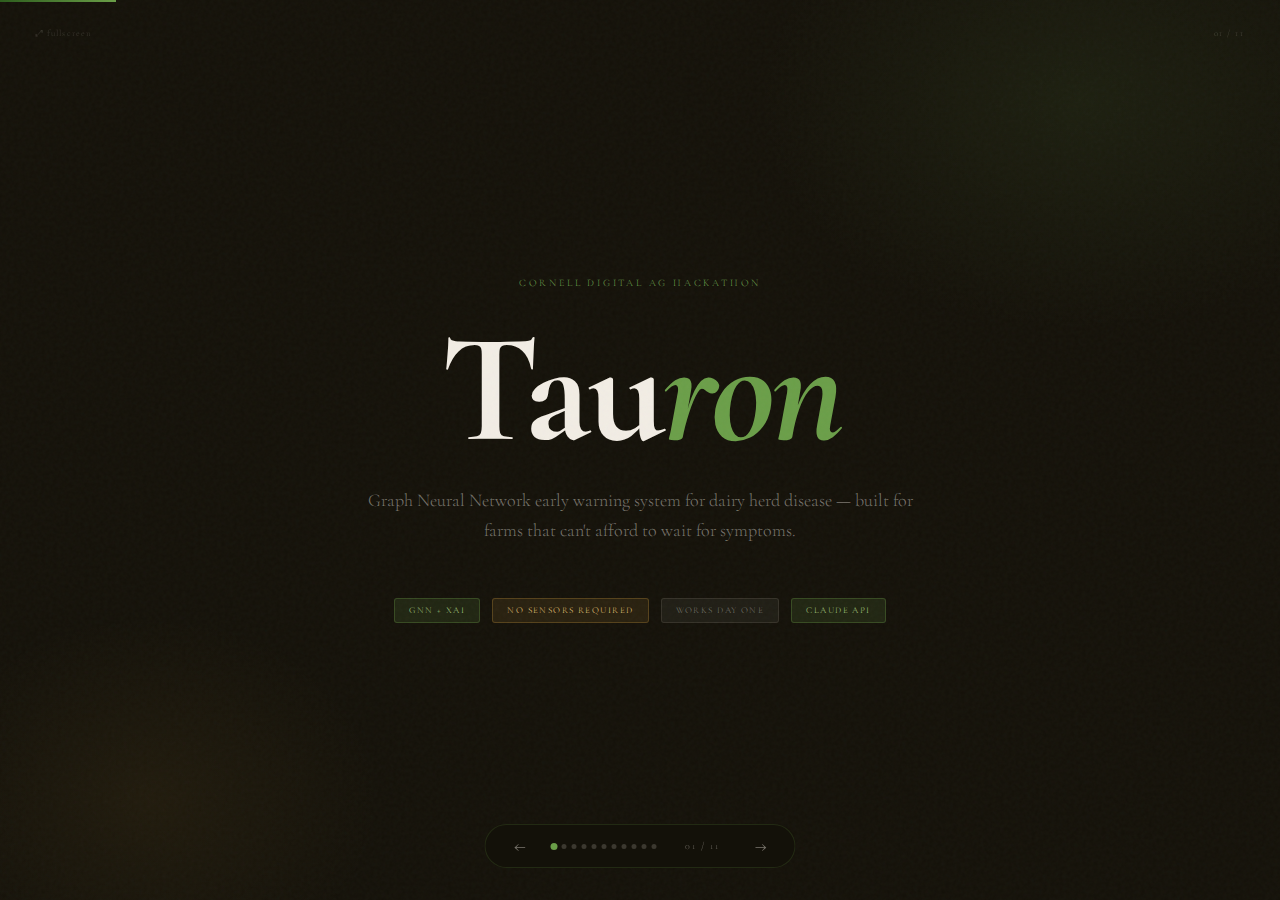
<file: slides.html>
<!DOCTYPE html>
<html lang="en">
<head>
<meta charset="UTF-8">
<meta name="viewport" content="width=device-width, initial-scale=1.0">
<title>Tauron — Pitch Deck · Cornell Digital Ag Hackathon 2026</title>
<link href="https://fonts.googleapis.com/css2?family=Cormorant+Garamond:ital,wght@0,400;0,600;0,700;1,400;1,600&display=swap" rel="stylesheet">
<style>
:root {
  --bg:       #F2EDE4;
  --ink:      #181410;
  --barn:     #2C1A0E;
  --earth:    #5C3D1E;
  --straw:    #C9983A;
  --straw-lt: #E8C87A;
  --green:    #2E5E1E;
  --sage:     #6A9E48;
  --sage-lt:  #A8CC80;
  --mist:     #8C8070;
  --line:     #D8D0C4;
  --card:     #FAF7F2;
  --dark-bg:  #131008;
  --dark-mid: #1E1A10;
  --dark-card:#1A1508;
}

* { margin: 0; padding: 0; box-sizing: border-box; }
html, body { width: 100%; height: 100%; overflow: hidden; }

body {
  font-family: 'Cormorant Garamond', serif;
  font-weight: 300;
  background: var(--dark-bg);
}

/* ─── SLIDE CONTAINER ─── */
.deck {
  width: 100vw;
  height: 100vh;
  position: relative;
  overflow: hidden;
}

.slide {
  position: absolute;
  inset: 0;
  width: 100%;
  height: 100%;
  display: flex;
  flex-direction: column;
  opacity: 0;
  pointer-events: none;
  transition: opacity 0.45s cubic-bezier(0.4, 0, 0.2, 1),
              transform 0.45s cubic-bezier(0.4, 0, 0.2, 1);
  transform: translateX(40px);
}

.slide.active {
  opacity: 1;
  pointer-events: all;
  transform: translateX(0);
}

.slide.exit {
  opacity: 0;
  transform: translateX(-40px);
  pointer-events: none;
}

/* ─── NOISE OVERLAY ─── */
.noise {
  position: absolute;
  inset: 0;
  background-image: url("data:image/svg+xml,%3Csvg viewBox='0 0 256 256' xmlns='http://www.w3.org/2000/svg'%3E%3Cfilter id='n'%3E%3CfeTurbulence type='fractalNoise' baseFrequency='0.9' numOctaves='4' stitchTiles='stitch'/%3E%3C/filter%3E%3Crect width='100%25' height='100%25' filter='url(%23n)' opacity='0.035'/%3E%3C/svg%3E");
  pointer-events: none;
  z-index: 10;
}

/* ─── NAV ─── */
.nav {
  position: fixed;
  bottom: 32px;
  left: 50%;
  transform: translateX(-50%);
  display: flex;
  align-items: center;
  gap: 20px;
  z-index: 100;
  background: rgba(19,16,8,0.75);
  backdrop-filter: blur(12px);
  border: 1px solid rgba(106,158,72,0.18);
  border-radius: 40px;
  padding: 10px 22px;
}

.nav-btn {
  background: none;
  border: none;
  cursor: pointer;
  color: rgba(242,237,228,0.45);
  font-size: 18px;
  line-height: 1;
  transition: color 0.2s;
  padding: 2px 6px;
  font-family: inherit;
}
.nav-btn:hover { color: var(--sage-lt); }

.nav-counter {
  font-family: 'Cormorant Garamond', serif;
  font-size: 10px;
  letter-spacing: 0.2em;
  color: rgba(242,237,228,0.35);
  min-width: 52px;
  text-align: center;
}

.nav-dots {
  display: flex;
  gap: 5px;
  align-items: center;
}

.nav-dot {
  width: 5px;
  height: 5px;
  border-radius: 50%;
  background: rgba(242,237,228,0.18);
  transition: background 0.25s, transform 0.25s;
  cursor: pointer;
}
.nav-dot.active {
  background: var(--sage);
  transform: scale(1.4);
}

/* ─── SLIDE 1: TITLE ─── */
.s-title {
  background: var(--dark-bg);
  justify-content: center;
  align-items: center;
  text-align: center;
  padding: 80px;
  position: relative;
}

.s-title .glow-a {
  position: absolute;
  width: 700px; height: 500px;
  background: radial-gradient(ellipse, rgba(106,158,72,0.10) 0%, transparent 65%);
  top: -150px; right: -150px;
  pointer-events: none;
}
.s-title .glow-b {
  position: absolute;
  width: 500px; height: 400px;
  background: radial-gradient(ellipse, rgba(201,152,58,0.07) 0%, transparent 65%);
  bottom: -100px; left: -100px;
  pointer-events: none;
}

.kicker {
  font-family: 'Cormorant Garamond', serif;
  font-size: 10px;
  letter-spacing: 0.28em;
  text-transform: uppercase;
  color: var(--sage);
  margin-bottom: 32px;
  position: relative;
  z-index: 1;
}

.title-logo {
  font-family: 'Cormorant Garamond', serif;
  font-size: clamp(80px, 13vw, 156px);
  font-weight: 700;
  color: var(--bg);
  line-height: 0.88;
  letter-spacing: -4px;
  margin-bottom: 28px;
  position: relative;
  z-index: 1;
}
.title-logo .accent { color: var(--sage); font-style: italic; }

.title-sub {
  font-size: clamp(14px, 1.6vw, 18px);
  color: rgba(242,237,228,0.45);
  line-height: 1.65;
  max-width: 560px;
  font-weight: 300;
  margin: 0 auto 52px;
  position: relative;
  z-index: 1;
}

.badge-row {
  display: flex;
  gap: 12px;
  justify-content: center;
  flex-wrap: wrap;
  position: relative;
  z-index: 1;
}

.badge {
  font-family: 'Cormorant Garamond', serif;
  font-size: 9px;
  letter-spacing: 0.16em;
  text-transform: uppercase;
  padding: 6px 14px;
  border-radius: 3px;
}
.badge-sage { background: rgba(106,158,72,0.15); color: var(--sage-lt); border: 1px solid rgba(106,158,72,0.3); }
.badge-straw { background: rgba(201,152,58,0.12); color: var(--straw-lt); border: 1px solid rgba(201,152,58,0.28); }
.badge-mist { background: rgba(242,237,228,0.06); color: rgba(242,237,228,0.4); border: 1px solid rgba(242,237,228,0.1); }

/* ─── SHARED SLIDE LAYOUTS ─── */
.s-dark {
  background: var(--dark-bg);
  color: var(--bg);
  padding: 72px 10%;
  position: relative;
}

.s-light {
  background: var(--bg);
  color: var(--ink);
  padding: 72px 10%;
  position: relative;
}

.s-split {
  display: grid;
  grid-template-columns: 1fr 1fr;
  height: 100%;
}

.s-half {
  display: flex;
  flex-direction: column;
  justify-content: center;
  padding: 72px 7%;
}

.s-half.dark { background: var(--dark-bg); color: var(--bg); }
.s-half.light { background: var(--bg); color: var(--ink); }
.s-half.barn { background: var(--barn); color: var(--bg); }
.s-half.sage-bg { background: var(--green); color: var(--bg); }

/* ─── TYPOGRAPHY SYSTEM ─── */
.eyebrow {
  font-family: 'Cormorant Garamond', serif;
  font-size: 9px;
  letter-spacing: 0.26em;
  text-transform: uppercase;
  color: var(--sage);
  display: flex;
  align-items: center;
  gap: 12px;
  margin-bottom: 18px;
}
.eyebrow::before {
  content: '';
  width: 24px; height: 1px;
  background: var(--sage);
  flex-shrink: 0;
}
.eyebrow.muted { color: var(--mist); }
.eyebrow.muted::before { background: var(--mist); }
.eyebrow.light-text { color: rgba(242,237,228,0.5); }
.eyebrow.light-text::before { background: rgba(242,237,228,0.3); }

h2 {
  font-family: 'Cormorant Garamond', serif;
  font-size: clamp(32px, 4.5vw, 56px);
  font-weight: 700;
  line-height: 1.05;
  margin-bottom: 16px;
}
h2.on-dark { color: var(--bg); }
h2.on-light { color: var(--barn); }

.lede {
  font-size: clamp(14px, 1.4vw, 16px);
  line-height: 1.75;
  font-weight: 300;
  max-width: 600px;
}
.lede.on-dark { color: rgba(242,237,228,0.5); }
.lede.on-light { color: #555; }

.big-quote {
  font-family: 'Cormorant Garamond', serif;
  font-size: clamp(20px, 2.8vw, 34px);
  font-style: italic;
  line-height: 1.5;
  font-weight: 400;
}
.big-quote strong { color: var(--straw-lt); font-style: normal; font-weight: 600; }
.big-quote em.green { color: var(--sage-lt); }

/* ─── SLIDE 2: PROBLEM ─── */
.problem-grid {
  display: grid;
  grid-template-columns: repeat(3, 1fr);
  gap: 20px;
  margin-top: 44px;
}

.prob-card {
  background: rgba(255,255,255,0.04);
  border: 1px solid rgba(255,255,255,0.08);
  border-radius: 8px;
  padding: 28px 24px;
}

.prob-stat {
  font-family: 'Cormorant Garamond', serif;
  font-size: clamp(40px, 5vw, 60px);
  font-weight: 700;
  color: var(--straw);
  line-height: 1;
  margin-bottom: 8px;
}

.prob-label {
  font-size: 13px;
  color: rgba(242,237,228,0.5);
  line-height: 1.6;
}

.prob-label strong { color: rgba(242,237,228,0.85); font-weight: 600; }

/* ─── SLIDE 3: SOLUTION ─── */
.solution-quote-wrap {
  background: rgba(255,255,255,0.03);
  border-left: 3px solid var(--sage);
  border-radius: 0 8px 8px 0;
  padding: 36px 40px;
  margin-top: 36px;
  position: relative;
}

.tau-watermark {
  position: absolute;
  top: -20px; right: 20px;
  font-family: 'Cormorant Garamond', serif;
  font-size: 200px;
  color: rgba(106,158,72,0.05);
  line-height: 1;
  pointer-events: none;
}

/* ─── SLIDE 4: DATA TIERS ─── */
.tiers-grid {
  display: grid;
  grid-template-columns: repeat(3, 1fr);
  gap: 0;
  border: 1px solid var(--line);
  border-radius: 10px;
  overflow: hidden;
  margin-top: 36px;
}

.tier-card {
  background: var(--card);
  padding: 32px 26px;
  border-right: 1px solid var(--line);
  position: relative;
}
.tier-card:last-child { border-right: none; }

.tier-badge {
  display: inline-flex;
  align-items: center;
  gap: 6px;
  font-family: 'Cormorant Garamond', serif;
  font-size: 8px;
  letter-spacing: 0.14em;
  text-transform: uppercase;
  padding: 4px 10px;
  border-radius: 2px;
  margin-bottom: 14px;
}
.tb-1 { background: rgba(44,90,30,0.1); color: var(--green); }
.tb-2 { background: rgba(201,152,58,0.12); color: var(--earth); }
.tb-3 { background: rgba(106,158,72,0.14); color: var(--green); border: 1px solid rgba(106,158,72,0.3); }

.tier-card h3 {
  font-family: 'Cormorant Garamond', serif;
  font-size: clamp(18px, 2vw, 24px);
  font-weight: 700;
  color: var(--barn);
  margin-bottom: 8px;
}

.tier-list {
  list-style: none;
  margin-top: 12px;
}
.tier-list li {
  font-size: 12.5px;
  color: #555;
  padding: 3px 0 3px 14px;
  position: relative;
  line-height: 1.5;
}
.tier-list li::before {
  content: '—';
  position: absolute;
  left: 0;
  color: var(--sage);
  font-size: 9px;
}

.acc-block {
  margin-top: 18px;
  padding-top: 14px;
  border-top: 1px solid var(--line);
  display: flex;
  align-items: center;
  gap: 10px;
}
.acc-bar {
  flex: 1;
  height: 5px;
  background: rgba(0,0,0,0.08);
  border-radius: 3px;
  overflow: hidden;
}
.acc-fill {
  height: 100%;
  border-radius: 3px;
  background: linear-gradient(90deg, var(--green), var(--sage));
}
.acc-label {
  font-family: 'Cormorant Garamond', serif;
  font-size: 10px;
  color: var(--mist);
  white-space: nowrap;
}

/* ─── SLIDE 5: PIPELINE ─── */
.pipeline-wrap {
  display: flex;
  gap: 0;
  border: 1px solid rgba(255,255,255,0.09);
  border-radius: 10px;
  overflow: hidden;
  margin-top: 40px;
}

.pipe-cell {
  flex: 1;
  padding: 28px 20px;
  background: rgba(255,255,255,0.03);
  border-right: 1px solid rgba(255,255,255,0.07);
  position: relative;
}
.pipe-cell:last-child { border-right: none; }

.pipe-n {
  font-family: 'Cormorant Garamond', serif;
  font-size: 8px;
  color: rgba(242,237,228,0.3);
  letter-spacing: 0.12em;
  margin-bottom: 10px;
}

.pipe-cell h4 {
  font-family: 'Cormorant Garamond', serif;
  font-size: clamp(15px, 1.8vw, 20px);
  font-weight: 700;
  color: var(--bg);
  margin-bottom: 8px;
}

.pipe-cell p {
  font-size: 12px;
  color: rgba(242,237,228,0.45);
  line-height: 1.6;
}

.pipe-tag {
  display: inline-block;
  margin-top: 10px;
  font-family: 'Cormorant Garamond', serif;
  font-size: 8px;
  background: rgba(106,158,72,0.12);
  color: var(--sage-lt);
  padding: 3px 8px;
  border-radius: 2px;
}

.pipe-arrow-icon {
  position: absolute;
  right: -10px;
  top: 50%;
  transform: translateY(-50%);
  width: 18px; height: 18px;
  background: var(--sage);
  clip-path: polygon(0 30%, 55% 30%, 55% 0, 100% 50%, 55% 100%, 55% 70%, 0 70%);
  z-index: 2;
}
.pipe-cell:last-child .pipe-arrow-icon { display: none; }

.pipe-cell.highlight {
  background: rgba(106,158,72,0.08);
  border-color: rgba(106,158,72,0.2);
}

/* ─── SLIDE 6: KEY INNOVATION ─── */
.vs-row {
  display: grid;
  grid-template-columns: 1fr auto 1fr;
  gap: 28px;
  align-items: center;
  margin-top: 44px;
}

.vs-panel {
  background: rgba(255,255,255,0.03);
  border: 1px solid rgba(255,255,255,0.08);
  border-radius: 10px;
  padding: 30px 26px;
}

.vs-panel.winner {
  background: rgba(106,158,72,0.08);
  border-color: rgba(106,158,72,0.25);
}

.vs-label {
  font-family: 'Cormorant Garamond', serif;
  font-size: 8px;
  letter-spacing: 0.2em;
  text-transform: uppercase;
  margin-bottom: 12px;
}
.vs-label.bad { color: rgba(242,237,228,0.3); }
.vs-label.good { color: var(--sage); }

.vs-panel h3 {
  font-family: 'Cormorant Garamond', serif;
  font-size: clamp(20px, 2.4vw, 28px);
  font-weight: 700;
  color: var(--bg);
  margin-bottom: 12px;
  line-height: 1.15;
}

.vs-panel p {
  font-size: 13px;
  color: rgba(242,237,228,0.45);
  line-height: 1.7;
}

.vs-panel p strong { color: rgba(242,237,228,0.85); font-weight: 600; }

.vs-vs {
  font-family: 'Cormorant Garamond', serif;
  font-size: 28px;
  font-weight: 700;
  color: rgba(242,237,228,0.15);
  text-align: center;
}

.cross-out {
  position: relative;
  display: inline;
}
.cross-out::after {
  content: '';
  position: absolute;
  left: 0; right: 0;
  top: 50%;
  height: 1.5px;
  background: rgba(220,80,60,0.6);
}

.insight-bar {
  margin-top: 44px;
  background: linear-gradient(135deg, rgba(106,158,72,0.12), rgba(44,90,30,0.08));
  border: 1px solid rgba(106,158,72,0.25);
  border-radius: 8px;
  padding: 22px 32px;
  font-family: 'Cormorant Garamond', serif;
  font-size: clamp(16px, 2vw, 22px);
  color: var(--bg);
  font-style: italic;
  line-height: 1.55;
}
.insight-bar strong { color: var(--sage-lt); font-style: normal; font-weight: 600; }

/* ─── SLIDE 7: XAI + CLAUDE ─── */
.xai-flow {
  display: grid;
  grid-template-columns: 1fr auto 1fr;
  gap: 20px;
  align-items: center;
  margin-top: 40px;
}

.xai-box {
  background: var(--dark-card);
  border: 1px solid rgba(255,255,255,0.08);
  border-radius: 8px;
  padding: 22px;
}

.xai-box-label {
  font-family: 'Cormorant Garamond', serif;
  font-size: 8px;
  letter-spacing: 0.18em;
  text-transform: uppercase;
  color: var(--mist);
  margin-bottom: 12px;
}

.code-mini {
  font-family: 'Cormorant Garamond', serif;
  font-size: 11.5px;
  color: var(--sage-lt);
  line-height: 1.9;
  white-space: pre;
}
.code-mini .ck { color: #7FB4CA; }
.code-mini .cv { color: var(--straw-lt); }
.code-mini .cm { color: rgba(242,237,228,0.28); }

.xai-arrow {
  font-size: 24px;
  color: var(--sage);
  text-align: center;
}

.alert-bubble {
  background: rgba(106,158,72,0.1);
  border: 1px solid rgba(106,158,72,0.25);
  border-radius: 12px 12px 12px 4px;
  padding: 20px 22px;
}

.alert-tag {
  font-family: 'Cormorant Garamond', serif;
  font-size: 8px;
  letter-spacing: 0.14em;
  text-transform: uppercase;
  color: var(--sage);
  margin-bottom: 10px;
}

.alert-text {
  font-size: 14px;
  color: var(--bg);
  line-height: 1.65;
}
.alert-text strong { color: var(--straw-lt); font-weight: 600; }

/* ─── SLIDE 8: STACK ─── */
.stack-grid {
  display: grid;
  grid-template-columns: repeat(3, 1fr);
  gap: 18px;
  margin-top: 40px;
}

.stack-card {
  background: var(--card);
  border: 1px solid var(--line);
  border-radius: 8px;
  padding: 28px 24px;
  position: relative;
  overflow: hidden;
}

.stack-card::before {
  content: '';
  position: absolute;
  top: 0; left: 0; right: 0;
  height: 3px;
}
.stack-card.be::before { background: linear-gradient(90deg, var(--earth), var(--straw)); }
.stack-card.ml::before { background: linear-gradient(90deg, var(--green), var(--sage)); }
.stack-card.fe::before { background: linear-gradient(90deg, #2B4FA0, #6A8ECC); }

.stack-layer {
  font-family: 'Cormorant Garamond', serif;
  font-size: 8px;
  letter-spacing: 0.2em;
  text-transform: uppercase;
  color: var(--mist);
  margin-bottom: 10px;
}

.stack-card h3 {
  font-family: 'Cormorant Garamond', serif;
  font-size: clamp(18px, 2vw, 24px);
  font-weight: 700;
  color: var(--barn);
  margin-bottom: 10px;
}

.stack-card p {
  font-size: 13px;
  color: #555;
  line-height: 1.65;
}

.stack-pills {
  display: flex;
  flex-wrap: wrap;
  gap: 5px;
  margin-top: 14px;
}

.pill {
  font-family: 'Cormorant Garamond', serif;
  font-size: 9px;
  background: rgba(44,90,30,0.08);
  color: var(--green);
  border: 1px solid rgba(44,90,30,0.18);
  padding: 3px 9px;
  border-radius: 20px;
}

/* ─── SLIDE 9: TEAM ─── */
.team-grid {
  display: grid;
  grid-template-columns: repeat(4, 1fr);
  gap: 14px;
  margin-top: 40px;
}

.team-card {
  background: rgba(255,255,255,0.03);
  border: 1px solid rgba(255,255,255,0.08);
  border-radius: 8px;
  padding: 24px 20px;
}

.team-n {
  font-family: 'Cormorant Garamond', serif;
  font-size: 48px;
  font-weight: 700;
  color: var(--straw);
  line-height: 1;
  margin-bottom: 8px;
}

.team-role {
  font-weight: 700;
  font-size: 14px;
  color: var(--bg);
  display: block;
  margin-bottom: 4px;
}

.team-desc {
  font-size: 12px;
  color: rgba(242,237,228,0.4);
  line-height: 1.6;
  margin-bottom: 12px;
}

.team-stack {
  font-family: 'Cormorant Garamond', serif;
  font-size: 9px;
  color: var(--sage);
  line-height: 1.8;
}

/* ─── SLIDE 10: IMPACT ─── */
.impact-grid {
  display: grid;
  grid-template-columns: repeat(4, 1fr);
  gap: 16px;
  margin-top: 40px;
}

.impact-card {
  background: rgba(255,255,255,0.04);
  border: 1px solid rgba(255,255,255,0.08);
  border-radius: 8px;
  padding: 28px 20px;
  text-align: center;
}

.impact-num {
  font-family: 'Cormorant Garamond', serif;
  font-size: clamp(36px, 4.5vw, 52px);
  font-weight: 700;
  color: var(--sage-lt);
  line-height: 1;
  margin-bottom: 8px;
}

.impact-unit {
  font-family: 'Cormorant Garamond', serif;
  font-size: 9px;
  color: var(--mist);
  letter-spacing: 0.12em;
  margin-bottom: 10px;
  text-transform: uppercase;
}

.impact-desc {
  font-size: 12px;
  color: rgba(242,237,228,0.45);
  line-height: 1.6;
}

.impact-note {
  margin-top: 32px;
  background: rgba(106,158,72,0.08);
  border: 1px solid rgba(106,158,72,0.2);
  border-radius: 8px;
  padding: 20px 28px;
  font-size: 14px;
  color: rgba(242,237,228,0.65);
  line-height: 1.65;
}
.impact-note strong { color: var(--sage-lt); font-weight: 600; }

/* ─── SLIDE 11: CLOSE ─── */
.close-center {
  display: flex;
  flex-direction: column;
  align-items: center;
  justify-content: center;
  height: 100%;
  text-align: center;
  padding: 80px;
  position: relative;
}

.close-glow {
  position: absolute;
  width: 800px; height: 600px;
  background: radial-gradient(ellipse, rgba(106,158,72,0.09) 0%, transparent 65%);
  top: 50%; left: 50%;
  transform: translate(-50%, -50%);
  pointer-events: none;
}

.close-logo {
  font-family: 'Cormorant Garamond', serif;
  font-size: clamp(60px, 10vw, 120px);
  font-weight: 700;
  color: var(--bg);
  letter-spacing: -3px;
  line-height: 0.9;
  margin-bottom: 24px;
  position: relative;
  z-index: 1;
}
.close-logo .accent { color: var(--sage); font-style: italic; }

.close-line {
  width: 60px;
  height: 1px;
  background: rgba(106,158,72,0.4);
  margin: 0 auto 24px;
  position: relative;
  z-index: 1;
}

.close-tag {
  font-family: 'Cormorant Garamond', serif;
  font-size: clamp(16px, 2.2vw, 24px);
  font-style: italic;
  color: rgba(242,237,228,0.5);
  max-width: 520px;
  line-height: 1.55;
  margin-bottom: 52px;
  position: relative;
  z-index: 1;
}

.close-badges {
  display: flex;
  gap: 12px;
  justify-content: center;
  flex-wrap: wrap;
  position: relative;
  z-index: 1;
}

.close-meta {
  position: absolute;
  bottom: 36px;
  font-family: 'Cormorant Garamond', serif;
  font-size: 9px;
  color: rgba(242,237,228,0.18);
  letter-spacing: 0.12em;
  z-index: 1;
}

/* ─── HIDE NAV IN FULLSCREEN ─── */
:fullscreen .nav,
:-webkit-full-screen .nav,
:-moz-full-screen .nav {
  display: none;
}

/* ─── PROGRESS BAR ─── */
.progress-bar {
  position: fixed;
  top: 0; left: 0;
  height: 2px;
  background: linear-gradient(90deg, var(--green), var(--sage));
  transition: width 0.4s ease;
  z-index: 200;
}

/* ─── SLIDE NUMBER ─── */
.slide-num {
  position: fixed;
  top: 28px;
  right: 36px;
  font-family: 'Cormorant Garamond', serif;
  font-size: 9px;
  letter-spacing: 0.16em;
  color: rgba(242,237,228,0.18);
  z-index: 100;
}

/* ─── FULLSCREEN HINT ─── */
.hint {
  position: fixed;
  top: 28px;
  left: 36px;
  font-family: 'Cormorant Garamond', serif;
  font-size: 9px;
  letter-spacing: 0.12em;
  color: rgba(242,237,228,0.15);
  z-index: 100;
  cursor: pointer;
  transition: color 0.2s;
}
.hint:hover { color: rgba(242,237,228,0.4); }

/* ─── ONBOARDING FLOW ─── */
.onboard-row {
  display: grid;
  grid-template-columns: repeat(4, 1fr);
  gap: 0;
  border: 1px solid var(--line);
  border-radius: 10px;
  overflow: hidden;
  margin-top: 40px;
}

.ob-step {
  background: var(--card);
  padding: 28px 22px;
  border-right: 1px solid var(--line);
  position: relative;
}
.ob-step:last-child { border-right: none; }

.ob-num {
  font-family: 'Cormorant Garamond', serif;
  font-size: 8px;
  color: var(--mist);
  letter-spacing: 0.12em;
  margin-bottom: 14px;
}

.ob-step h4 {
  font-family: 'Cormorant Garamond', serif;
  font-size: clamp(16px, 1.8vw, 20px);
  font-weight: 700;
  color: var(--barn);
  margin-bottom: 8px;
}

.ob-step p {
  font-size: 12.5px;
  color: #555;
  line-height: 1.65;
}

.ob-arrow {
  position: absolute;
  right: -8px; top: 50%;
  transform: translateY(-50%);
  width: 14px; height: 14px;
  background: var(--straw);
  clip-path: polygon(0 30%, 55% 30%, 55% 0, 100% 50%, 55% 100%, 55% 70%, 0 70%);
  z-index: 2;
}
.ob-step:last-child .ob-arrow { display: none; }

.ob-icon {
  font-size: 24px;
  margin-bottom: 10px;
  display: block;
}

/* Animations */
@keyframes pulse-glow {
  0%, 100% { opacity: 0.7; }
  50% { opacity: 1; }
}

.pulsing { animation: pulse-glow 3s ease-in-out infinite; }

</style>
</head>
<body>

<div class="progress-bar" id="progress"></div>
<div class="slide-num" id="slideNum">01 / 11</div>
<div class="hint" onclick="toggleFullscreen()" title="Toggle fullscreen">⤢ fullscreen</div>

<div class="deck" id="deck">

  <!-- ── SLIDE 1: TITLE ── -->
  <div class="slide s-title active" data-index="0">
    <div class="noise"></div>
    <div class="glow-a pulsing"></div>
    <div class="glow-b"></div>
    <div class="kicker">Cornell Digital Ag Hackathon</div>
    <div class="title-logo">Tau<span class="accent">ron</span></div>
    <p class="title-sub">Graph Neural Network early warning system for dairy herd disease — built for farms that can't afford to wait for symptoms.</p>
    <div class="badge-row">
      <span class="badge badge-sage">GNN + XAI</span>
      <span class="badge badge-straw">No sensors required</span>
      <span class="badge badge-mist">Works day one</span>
      <span class="badge badge-sage">Claude API</span>
    </div>
  </div>

  <!-- ── SLIDE 2: THE PROBLEM ── -->
  <div class="slide s-dark" data-index="1">
    <div class="noise"></div>
    <div style="max-width:1100px; margin:0 auto; padding-top:20px;">
      <div class="eyebrow light-text">The Problem</div>
      <h2 class="on-dark">Dairy disease is caught<br>too late, by everyone.</h2>
      <p class="lede on-dark" style="margin-top:16px;">A single sick cow in a pen of 20 can infect the whole group before a farmer notices anything wrong. The damage — lost milk, antibiotic costs, culling — is paid weeks after the window to act has closed.</p>

      <div class="problem-grid">
        <div class="prob-card">
          <div class="prob-stat">$444</div>
          <div class="prob-label"><strong>per mastitis case</strong> in treatment costs, discarded milk, and production loss — the most common dairy disease.</div>
        </div>
        <div class="prob-card">
          <div class="prob-stat">48h</div>
          <div class="prob-label"><strong>earlier detection</strong> is the difference between a course of antibiotics and an emergency cull. Current threshold systems miss it.</div>
        </div>
        <div class="prob-card">
          <div class="prob-stat">87%</div>
          <div class="prob-label"><strong>of small dairy farms</strong> have no electronic monitoring. Existing AI tools require sensors they can't afford and data they don't have.</div>
        </div>
      </div>
    </div>
  </div>

  <!-- ── SLIDE 3: THE SOLUTION ── -->
  <div class="slide s-dark" data-index="2">
    <div class="noise"></div>
    <div style="max-width:1000px; margin:0 auto; padding-top:20px;">
      <div class="eyebrow light-text">The Solution</div>
      <h2 class="on-dark">Works with whatever<br>data you already have.</h2>

      <div class="solution-quote-wrap">
        <div class="tau-watermark">τ</div>
        <p class="big-quote">
          "Tauron works with <strong>whatever data a farm already has</strong> — a spreadsheet of milk yields, a feeding log, a vet treatment record. Feed it more, it gets smarter. <em class="green">But it starts working on day one,</em> turning the relational structure of a dairy herd into a 48-hour early warning system that any farmer can understand from their phone — <strong>no sensors required, no vet degree required.</strong>"
        </p>
      </div>

      <div style="display:flex; gap:20px; margin-top:28px;">
        <div style="flex:1; background:rgba(106,158,72,0.08); border:1px solid rgba(106,158,72,0.2); border-radius:8px; padding:20px 22px;">
          <div class="eyebrow light-text" style="margin-bottom:8px;">Primary challenge alignment</div>
          <div style="font-size:14px; color:rgba(242,237,228,0.7); line-height:1.6;">Ethical &amp; Reliable AI — XAI traces every prediction to specific cows, edges, and features. No black box.</div>
        </div>
        <div style="flex:1; background:rgba(201,152,58,0.07); border:1px solid rgba(201,152,58,0.18); border-radius:8px; padding:20px 22px;">
          <div class="eyebrow" style="color:var(--straw); margin-bottom:8px; font-family:'Cormorant Garamond',serif; font-size:9px; letter-spacing:0.2em;">Secondary challenge alignment</div>
          <div style="font-size:14px; color:rgba(242,237,228,0.7); line-height:1.6;">Small-scale farm focus — tiered design means Tier 1 works on paper records alone. No capital required.</div>
        </div>
      </div>
    </div>
  </div>

  <!-- ── SLIDE 4: DATA TIERS ── -->
  <div class="slide s-light" data-index="3">
    <div style="max-width:1100px; margin:0 auto; padding-top:20px;">
      <div class="eyebrow muted">Data Strategy</div>
      <h2 class="on-light">Meets farmers where they are.</h2>
      <p class="lede on-light">Tiered from paper records to full wearables — useful on day one, smarter with more data. The graph structure comes from pen assignments every farm already records.</p>

      <div class="tiers-grid">
        <div class="tier-card">
          <div class="tier-badge tb-1">Tier 1 · Every farm</div>
          <h3>Manual Records Only</h3>
          <p style="font-size:13px; color:#555; line-height:1.6;">CSV upload or 5-field form. Data every farm already has.</p>
          <ul class="tier-list">
            <li>Milk yield per cow</li>
            <li>Vet treatment log</li>
            <li>Pen &amp; stall assignments</li>
            <li>Calving dates</li>
          </ul>
          <div class="acc-block">
            <div class="acc-bar"><div class="acc-fill" style="width:55%"></div></div>
            <div class="acc-label">~55% accuracy</div>
          </div>
        </div>

        <div class="tier-card">
          <div class="tier-badge tb-2">Tier 2 · Mid-size farms</div>
          <h3>Automated Milking Data</h3>
          <p style="font-size:13px; color:#555; line-height:1.6;">DeLaval, Lely, GEA — connects via export API. No extra hardware.</p>
          <ul class="tier-list">
            <li>All Tier 1, plus:</li>
            <li>Milk conductivity (mastitis proxy)</li>
            <li>Milking frequency &amp; duration</li>
            <li>Body weight from platforms</li>
          </ul>
          <div class="acc-block">
            <div class="acc-bar"><div class="acc-fill" style="width:74%"></div></div>
            <div class="acc-label">~74% accuracy</div>
          </div>
        </div>

        <div class="tier-card">
          <div class="tier-badge tb-3">Tier 3 · Sensor-equipped</div>
          <h3>Full Wearable Integration</h3>
          <p style="font-size:13px; color:#555; line-height:1.6;">SCR/Allflex, Nedap, CowManager — real-time proximity + activity.</p>
          <ul class="tier-list">
            <li>All Tier 1 &amp; 2, plus:</li>
            <li>Rumination time (hourly)</li>
            <li>Activity / step count</li>
            <li>Proximity events between cows</li>
          </ul>
          <div class="acc-block">
            <div class="acc-bar"><div class="acc-fill" style="width:89%"></div></div>
            <div class="acc-label">~89% accuracy</div>
          </div>
        </div>
      </div>
    </div>
  </div>

  <!-- ── SLIDE 5: HOW IT WORKS (PIPELINE) ── -->
  <div class="slide s-dark" data-index="4">
    <div class="noise"></div>
    <div style="max-width:1100px; margin:0 auto; padding-top:20px;">
      <div class="eyebrow light-text">Implementation</div>
      <h2 class="on-dark">Five steps, farm to alert.</h2>
      <p class="lede on-dark">From whatever data a farm has — to a plain-English action on a farmer's phone. Every step is deterministic and explainable.</p>

      <div class="pipeline-wrap">
        <div class="pipe-cell">
          <div class="pipe-arrow-icon"></div>
          <div class="pipe-n">01 / INPUT</div>
          <h4>Farm Data</h4>
          <p>CSV upload, manual entry, or direct API from milking systems.</p>
          <div class="pipe-tag">Any tier</div>
        </div>
        <div class="pipe-cell">
          <div class="pipe-arrow-icon"></div>
          <div class="pipe-n">02 / GRAPH</div>
          <h4>Contact Graph</h4>
          <p>Dynamic herd graph built from pen + feeding station records. Updates every 24h.</p>
          <div class="pipe-tag">PyG DynamicEdge</div>
        </div>
        <div class="pipe-cell highlight">
          <div class="pipe-arrow-icon"></div>
          <div class="pipe-n">03 / MODEL</div>
          <h4>GNN Inference</h4>
          <p>GraphSAGE + GRU. Message passing updates neighbor risk. Three-head output.</p>
          <div class="pipe-tag">torch_geometric</div>
        </div>
        <div class="pipe-cell">
          <div class="pipe-arrow-icon"></div>
          <div class="pipe-n">04 / XAI</div>
          <h4>Explain + Rank</h4>
          <p>GNNExplainer identifies causal edges and features. Produces structured JSON.</p>
          <div class="pipe-tag">GNNExplainer</div>
        </div>
        <div class="pipe-cell">
          <div class="pipe-n">05 / OUTPUT</div>
          <h4>Farmer Alert</h4>
          <p>Claude API converts explainer output into plain-English action text.</p>
          <div class="pipe-tag">Claude API</div>
        </div>
      </div>

      <div style="display:grid; grid-template-columns:repeat(3,1fr); gap:14px; margin-top:20px;">
        <div style="background:rgba(255,255,255,0.03); border:1px solid rgba(255,255,255,0.07); border-radius:6px; padding:16px 18px; font-size:12px; color:rgba(242,237,228,0.45); line-height:1.6;">
          <span style="font-family:'Cormorant Garamond',serif; font-size:9px; color:var(--sage); letter-spacing:0.12em; display:block; margin-bottom:6px;">BACKEND</span>
          FastAPI + Python — runs locally on demo laptop. No cloud deployment required.
        </div>
        <div style="background:rgba(255,255,255,0.03); border:1px solid rgba(255,255,255,0.07); border-radius:6px; padding:16px 18px; font-size:12px; color:rgba(242,237,228,0.45); line-height:1.6;">
          <span style="font-family:'Cormorant Garamond',serif; font-size:9px; color:var(--sage); letter-spacing:0.12em; display:block; margin-bottom:6px;">ML</span>
          GraphSAGE trained on Wageningen dataset with synthetic disease event injection.
        </div>
        <div style="background:rgba(255,255,255,0.03); border:1px solid rgba(255,255,255,0.07); border-radius:6px; padding:16px 18px; font-size:12px; color:rgba(242,237,228,0.45); line-height:1.6;">
          <span style="font-family:'Cormorant Garamond',serif; font-size:9px; color:var(--sage); letter-spacing:0.12em; display:block; margin-bottom:6px;">FRONTEND</span>
          React + D3.js — animated herd graph centrepiece. Pre-seeded demo data, no live farm input needed.
        </div>
      </div>
    </div>
  </div>

  <!-- ── SLIDE 6: KEY INNOVATION ── -->
  <div class="slide s-dark" data-index="5">
    <div class="noise"></div>
    <div style="max-width:1050px; margin:0 auto; padding-top:20px;">
      <div class="eyebrow light-text">Key Innovation</div>
      <h2 class="on-dark">Message passing catches risk<br>before symptoms appear.</h2>

      <div class="vs-row">
        <div class="vs-panel">
          <div class="vs-label bad">❌ &nbsp;Traditional approach</div>
          <h3><span class="cross-out">LSTM per cow</span><br>or threshold alerts</h3>
          <p>Watches each cow in isolation. <strong>Cow #47 looks fine</strong> until her milk drops — which is already 2 days into the illness. Pen-mates aren't considered at all.</p>
        </div>

        <div class="vs-vs">vs</div>

        <div class="vs-panel winner">
          <div class="vs-label good">✓ &nbsp;Tauron: GNN message passing</div>
          <h3>Network-aware<br>risk propagation</h3>
          <p>When Cow #31 is treated for mastitis, <strong>her pen-mates' risk scores update through the graph</strong> — even if they look fine. We alert on Cow #47 before she shows any symptoms.</p>
        </div>
      </div>

      <div class="insight-bar">
        "The key insight: a threshold system watching each cow individually <strong>structurally cannot see this</strong>. A graph can."
      </div>
    </div>
  </div>

  <!-- ── SLIDE 7: XAI + CLAUDE ── -->
  <div class="slide s-dark" data-index="6">
    <div class="noise"></div>
    <div style="max-width:1000px; margin:0 auto; padding-top:20px;">
      <div class="eyebrow light-text">Explainability</div>
      <h2 class="on-dark">No jargon. No confidence<br>intervals. Just what to do.</h2>
      <p class="lede on-dark">GNNExplainer traces every prediction back to the specific cows, edges, and features that caused it. Claude converts that JSON into one sentence a farmer reads at 6am.</p>

      <div class="xai-flow">
        <div class="xai-box">
          <div class="xai-box-label">GNNExplainer output</div>
          <div class="code-mini"><span class="cm"># Structured explanation</span>
{
  <span class="ck">"cow_id"</span>: <span class="cv">"#47"</span>,
  <span class="ck">"risk"</span>: <span class="cv">0.87</span>,
  <span class="ck">"disease"</span>: <span class="cv">"mastitis"</span>,
  <span class="ck">"top_edge"</span>: <span class="cv">"#31 (bunk_C, 5.8h)"</span>,
  <span class="ck">"top_feature"</span>: <span class="cv">"milk_delta: -18%"</span>
}</div>
        </div>

        <div class="xai-arrow">→<br><span style="font-family:'Cormorant Garamond',serif; font-size:9px; color:var(--mist); display:block; margin-top:6px; letter-spacing:0.1em;">Claude API</span></div>

        <div>
          <div class="alert-bubble">
            <div class="alert-tag">Farmer alert · 6:14am</div>
            <div class="alert-text">
              <strong>Cow #47 — high mastitis risk.</strong> Milk yield dropped 18% and she shared Feed Bunk C with Cow #31, who was treated Tuesday. <strong>Isolate and check temperature.</strong>
            </div>
          </div>
          <div style="margin-top:14px; display:flex; gap:8px; flex-wrap:wrap;">
            <span style="font-family:'Cormorant Garamond',serif; font-size:9px; background:rgba(106,158,72,0.1); color:var(--sage-lt); border:1px solid rgba(106,158,72,0.2); padding:3px 10px; border-radius:20px;">plain-English</span>
            <span style="font-family:'Cormorant Garamond',serif; font-size:9px; background:rgba(106,158,72,0.1); color:var(--sage-lt); border:1px solid rgba(106,158,72,0.2); padding:3px 10px; border-radius:20px;">causal tracing</span>
            <span style="font-family:'Cormorant Garamond',serif; font-size:9px; background:rgba(106,158,72,0.1); color:var(--sage-lt); border:1px solid rgba(106,158,72,0.2); padding:3px 10px; border-radius:20px;">single action</span>
          </div>
        </div>
      </div>

      <div style="margin-top:24px; background:rgba(255,255,255,0.03); border:1px solid rgba(255,255,255,0.07); border-radius:8px; padding:20px 24px; display:flex; gap:32px; align-items:center;">
        <div style="font-size:13px; color:rgba(242,237,228,0.45); line-height:1.7; flex:1;">The farmer never sees a probability distribution, a graph topology, or a model coefficient. They see <span style="color:var(--sage-lt);">which cow</span>, <span style="color:var(--sage-lt);">why</span>, and <span style="color:var(--sage-lt);">what to do</span>.</div>
        <div style="font-family:'Cormorant Garamond',serif; font-size:9px; color:var(--mist); text-align:right; white-space:nowrap; letter-spacing:0.1em;">Primary Challenge<br>XAI alignment ✓</div>
      </div>
    </div>
  </div>

  <!-- ── SLIDE 8: TECH STACK ── -->
  <div class="slide s-light" data-index="7">
    <div style="max-width:1100px; margin:0 auto; padding-top:20px;">
      <div class="eyebrow muted">Technology</div>
      <h2 class="on-light">Built to demo. Built to extend.</h2>
      <p class="lede on-light">Everything runs locally — no cloud infrastructure for the demo. The stack is chosen for velocity: standard libraries, clean handoffs between phases.</p>

      <div class="stack-grid">
        <div class="stack-card be">
          <div class="stack-layer">Backend</div>
          <h3>FastAPI + Python</h3>
          <p>REST endpoints for data ingestion, graph construction, model inference, and alert generation. Runs on <code style="font-family:'Cormorant Garamond',serif; font-size:11px; background:rgba(0,0,0,0.07); padding:1px 5px; border-radius:2px;">localhost:8000</code>.</p>
          <div class="stack-pills">
            <span class="pill">FastAPI</span>
            <span class="pill">pandas</span>
            <span class="pill">NumPy</span>
            <span class="pill">Claude API</span>
          </div>
        </div>

        <div class="stack-card ml">
          <div class="stack-layer">Machine Learning</div>
          <h3>PyTorch Geometric</h3>
          <p>GraphSAGE (2-3 hops) + GRU temporal layer + 3-head linear output. GNNExplainer built-in. Trained on Wageningen dataset with synthetic disease injection.</p>
          <div class="stack-pills">
            <span class="pill">torch_geometric</span>
            <span class="pill">GraphSAGE</span>
            <span class="pill">GNNExplainer</span>
            <span class="pill">scikit-learn</span>
          </div>
        </div>

        <div class="stack-card fe">
          <div class="stack-layer">Frontend</div>
          <h3>React + D3.js</h3>
          <p>Single-page app on <code style="font-family:'Cormorant Garamond',serif; font-size:11px; background:rgba(0,0,0,0.07); padding:1px 5px; border-radius:2px;">localhost:3000</code>. D3 animated force-directed herd graph is the demo centrepiece. Pre-seeded data — no live input needed.</p>
          <div class="stack-pills">
            <span class="pill">React</span>
            <span class="pill">D3.js</span>
            <span class="pill">Tailwind</span>
          </div>
        </div>
      </div>

      <div style="margin-top:20px; background:rgba(44,90,30,0.06); border:1px solid rgba(44,90,30,0.15); border-radius:8px; padding:18px 24px; display:flex; gap:40px; align-items:center;">
        <div style="font-size:13px; color:#555; line-height:1.6; flex:1;">Demo runs entirely local. Pre-seeded 30-day farm history with one staged mastitis event (Cow #47). The D3 edge glows on the exact transmission path. 90-second screen-capture backup recorded.</div>
        <div style="font-family:'Cormorant Garamond',serif; font-size:9px; color:var(--green); text-align:right; white-space:nowrap; letter-spacing:0.1em; line-height:2.2;">Hours 28–36<br>Demo hardening</div>
      </div>
    </div>
  </div>

  <!-- ── SLIDE 9: TEAM ── -->
  <div class="slide s-dark" data-index="8">
    <div class="noise"></div>
    <div style="max-width:1100px; margin:0 auto; padding-top:20px;">
      <div class="eyebrow light-text">Team</div>
      <h2 class="on-dark">5–6 people. Clear lanes.<br>No blocked handoffs.</h2>
      <p class="lede on-dark">Each role owns one phase of the pipeline. Phases 1–3 and Phases 2–5 run in parallel. The build order was designed so no team waits on another.</p>

      <div class="team-grid">
        <div class="team-card">
          <div class="team-n">2×</div>
          <span class="team-role">ML Engineers</span>
          <div class="team-desc">Data pipeline + model. Wageningen dataset, synthetic disease injection, GraphSAGE training, risk calibration across data tiers.</div>
          <div class="team-stack">PyTorch Geometric<br>NumPy · scikit-learn<br>pandas</div>
        </div>

        <div class="team-card">
          <div class="team-n">1×</div>
          <span class="team-role">XAI + Backend</span>
          <div class="team-desc">GNNExplainer integration, Claude API alert generation, FastAPI endpoints for demo, risk score routing.</div>
          <div class="team-stack">GNNExplainer<br>FastAPI<br>Claude API</div>
        </div>

        <div class="team-card">
          <div class="team-n">2×</div>
          <span class="team-role">Frontend</span>
          <div class="team-desc">React app with four screens. D3.js animated herd graph, XAI detail view, alert feed, sustainability dashboard.</div>
          <div class="team-stack">React · D3.js<br>Tailwind</div>
        </div>

        <div class="team-card">
          <div class="team-n">1×</div>
          <span class="team-role">Strategy + Pitch</span>
          <div class="team-desc">Slide deck, impact calculations, demo script, brief language, onboarding flow walkthrough for pitch.</div>
          <div class="team-stack">Figma<br>Impact metrics<br>Brief citations</div>
        </div>
      </div>
    </div>
  </div>

  <!-- ── SLIDE 10: IMPACT ── -->
  <div class="slide s-dark" data-index="9">
    <div class="noise"></div>
    <div style="max-width:1050px; margin:0 auto; padding-top:20px;">
      <div class="eyebrow light-text">Impact</div>
      <h2 class="on-dark">The numbers that matter<br>to a real farm.</h2>
      <p class="lede on-dark">Tauron's value is denominated in things farmers already understand — avoided vet bills, recovered yield, and fewer antibiotics.</p>

      <div class="impact-grid">
        <div class="impact-card">
          <div class="impact-num">48h</div>
          <div class="impact-unit">Earlier detection</div>
          <div class="impact-desc">Average lead time advantage vs. visual detection on a manual-records farm.</div>
        </div>
        <div class="impact-card">
          <div class="impact-num">$444</div>
          <div class="impact-unit">Saved per case</div>
          <div class="impact-desc">Average mastitis case cost avoided when caught before clinical signs appear.</div>
        </div>
        <div class="impact-card">
          <div class="impact-num">30%</div>
          <div class="impact-unit">Antibiotic reduction</div>
          <div class="impact-desc">Early intervention is preventive, not curative — smaller doses, shorter duration.</div>
        </div>
        <div class="impact-card">
          <div class="impact-num">$0</div>
          <div class="impact-unit">Hardware required</div>
          <div class="impact-desc">Tier 1 runs on pen assignments and milk records. No sensors, no upfront capital.</div>
        </div>
      </div>

      <div class="impact-note">
        The <strong>graph structure</strong> — the insight that pen assignments alone define a contact network — is why Tauron works at Tier 1 when every competitor requires hardware. <strong>Two cows in the same pen = an edge. Same feeding station = a weighted edge.</strong> Tauron doesn't need GPS to know who was near whom. It just needs to know where they sleep and eat.
      </div>
    </div>
  </div>

  <!-- ── SLIDE 11: CLOSE ── -->
  <div class="slide s-dark" data-index="10">
    <div class="noise"></div>
    <div class="close-center">
      <div class="close-glow pulsing"></div>
      <div class="kicker" style="position:relative; z-index:1;">Cornell Digital Ag Hackathon</div>
      <div class="close-logo">Tau<span class="accent">ron</span></div>
      <div class="close-line"></div>
      <div class="close-tag">
        "Every farm already has the data.<br>We just needed to see it as a graph."
      </div>
      <div class="close-badges">
        <span class="badge badge-sage">GNN Early Warning</span>
        <span class="badge badge-straw">XAI-Powered Alerts</span>
        <span class="badge badge-sage">Claude API</span>
        <span class="badge badge-mist">No sensors required</span>
      </div>
      <div class="close-meta">
        Made by Adi &nbsp;·&nbsp; Tauron 2026
      </div>
    </div>
  </div>

</div><!-- /deck -->

<!-- Navigation -->
<nav class="nav">
  <button class="nav-btn" id="prevBtn" onclick="navigate(-1)">←</button>
  <div class="nav-dots" id="navDots"></div>
  <span class="nav-counter" id="navCounter">01 / 11</span>
  <button class="nav-btn" id="nextBtn" onclick="navigate(1)">→</button>
</nav>

<script>
const slides = document.querySelectorAll('.slide');
const total = slides.length;
let current = 0;
let isAnimating = false;

// Build dots
const dotsContainer = document.getElementById('navDots');
slides.forEach((_, i) => {
  const dot = document.createElement('div');
  dot.className = 'nav-dot' + (i === 0 ? ' active' : '');
  dot.onclick = () => goTo(i);
  dotsContainer.appendChild(dot);
});

function updateUI() {
  const n = String(current + 1).padStart(2, '0');
  const t = String(total).padStart(2, '0');
  document.getElementById('navCounter').textContent = `${n} / ${t}`;
  document.getElementById('slideNum').textContent = `${n} / ${t}`;
  document.getElementById('progress').style.width = `${((current + 1) / total) * 100}%`;

  document.querySelectorAll('.nav-dot').forEach((d, i) => {
    d.classList.toggle('active', i === current);
  });
}

function goTo(index) {
  if (isAnimating || index === current || index < 0 || index >= total) return;
  isAnimating = true;

  const direction = index > current ? 1 : -1;
  const outSlide = slides[current];
  const inSlide = slides[index];

  // Update UI immediately — progress bar, dots, counter move first
  current = index;
  updateUI();

  // Set incoming slide start position
  inSlide.style.transform = `translateX(${direction * 40}px)`;
  inSlide.style.opacity = '0';
  inSlide.style.pointerEvents = 'none';

  // Force reflow
  inSlide.offsetHeight;

  // Exit current
  outSlide.style.transition = 'opacity 0.4s ease, transform 0.4s ease';
  outSlide.style.opacity = '0';
  outSlide.style.transform = `translateX(${direction * -40}px)`;

  // Enter next
  inSlide.style.transition = 'opacity 0.4s ease, transform 0.4s ease';
  inSlide.style.opacity = '1';
  inSlide.style.transform = 'translateX(0)';
  inSlide.style.pointerEvents = 'all';

  setTimeout(() => {
    outSlide.style.transition = '';
    outSlide.style.opacity = '';
    outSlide.style.transform = '';
    outSlide.classList.remove('active');

    inSlide.classList.add('active');
    isAnimating = false;
  }, 420);
}

function navigate(dir) {
  goTo(current + dir);
}

// Keyboard
document.addEventListener('keydown', e => {
  if (e.key === 'ArrowRight' || e.key === 'ArrowDown' || e.key === ' ') {
    e.preventDefault();
    navigate(1);
  } else if (e.key === 'ArrowLeft' || e.key === 'ArrowUp') {
    e.preventDefault();
    navigate(-1);
  } else if (e.key === 'f' || e.key === 'F') {
    toggleFullscreen();
  } else if (e.key === 'Home') {
    goTo(0);
  } else if (e.key === 'End') {
    goTo(total - 1);
  }
});

// Touch/swipe
let touchStartX = 0;
document.addEventListener('touchstart', e => { touchStartX = e.touches[0].clientX; });
document.addEventListener('touchend', e => {
  const dx = e.changedTouches[0].clientX - touchStartX;
  if (Math.abs(dx) > 50) navigate(dx < 0 ? 1 : -1);
});

function toggleFullscreen() {
  if (!document.fullscreenElement) {
    document.documentElement.requestFullscreen().catch(() => {});
  } else {
    document.exitFullscreen();
  }
}

// Init
updateUI();
</script>
</body>
</html>
</file>
